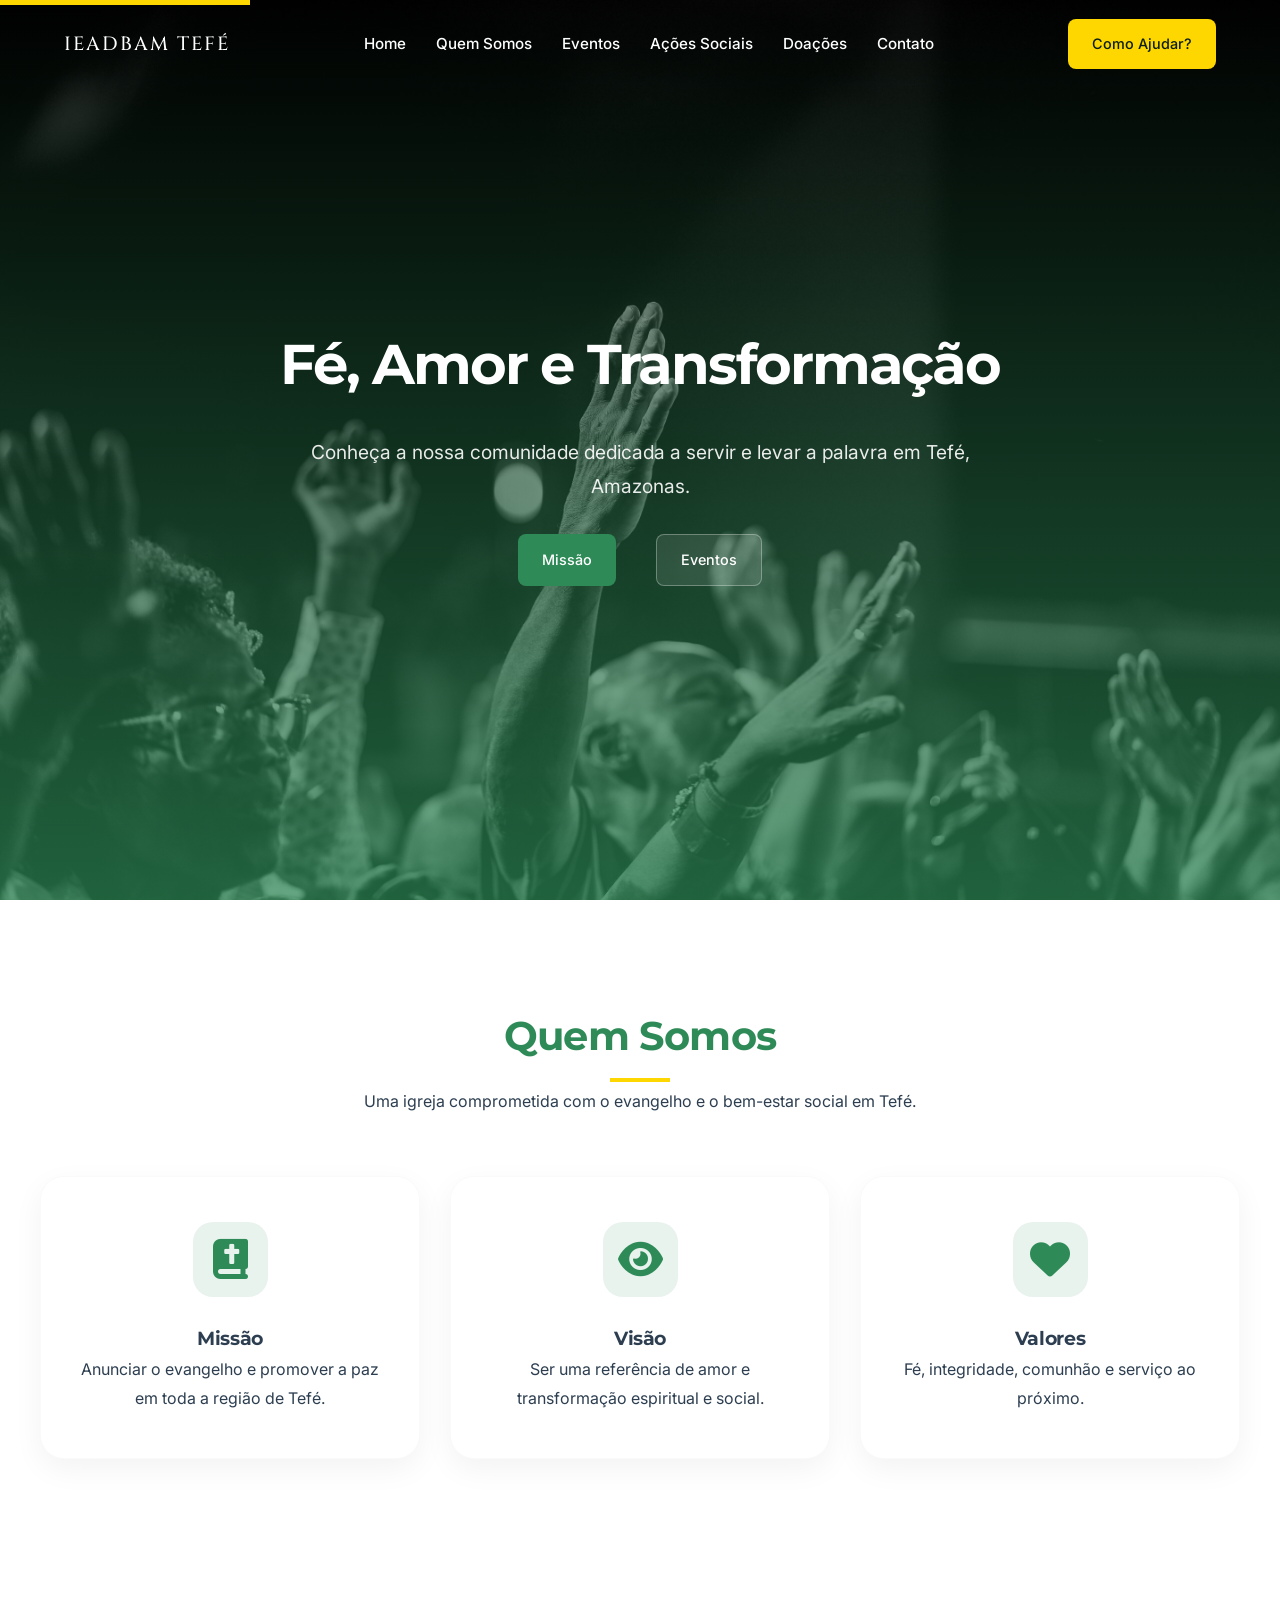
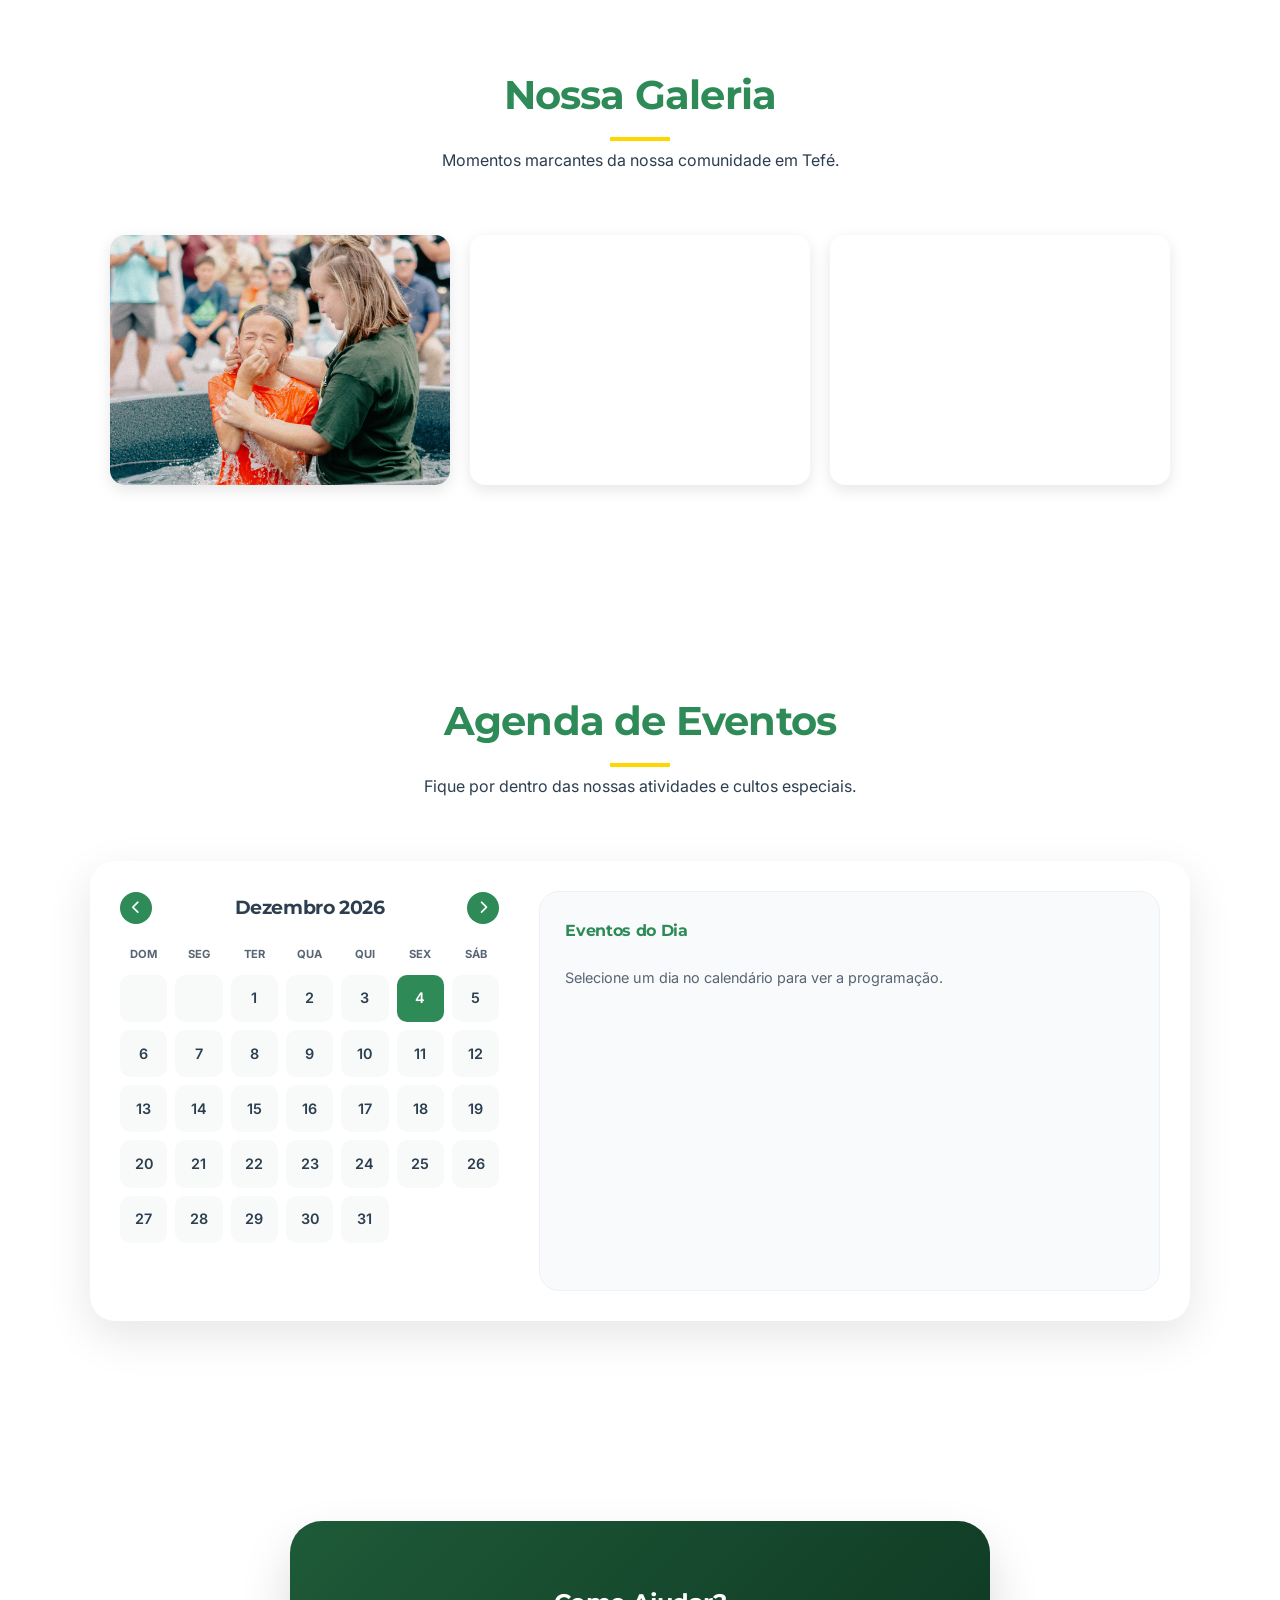
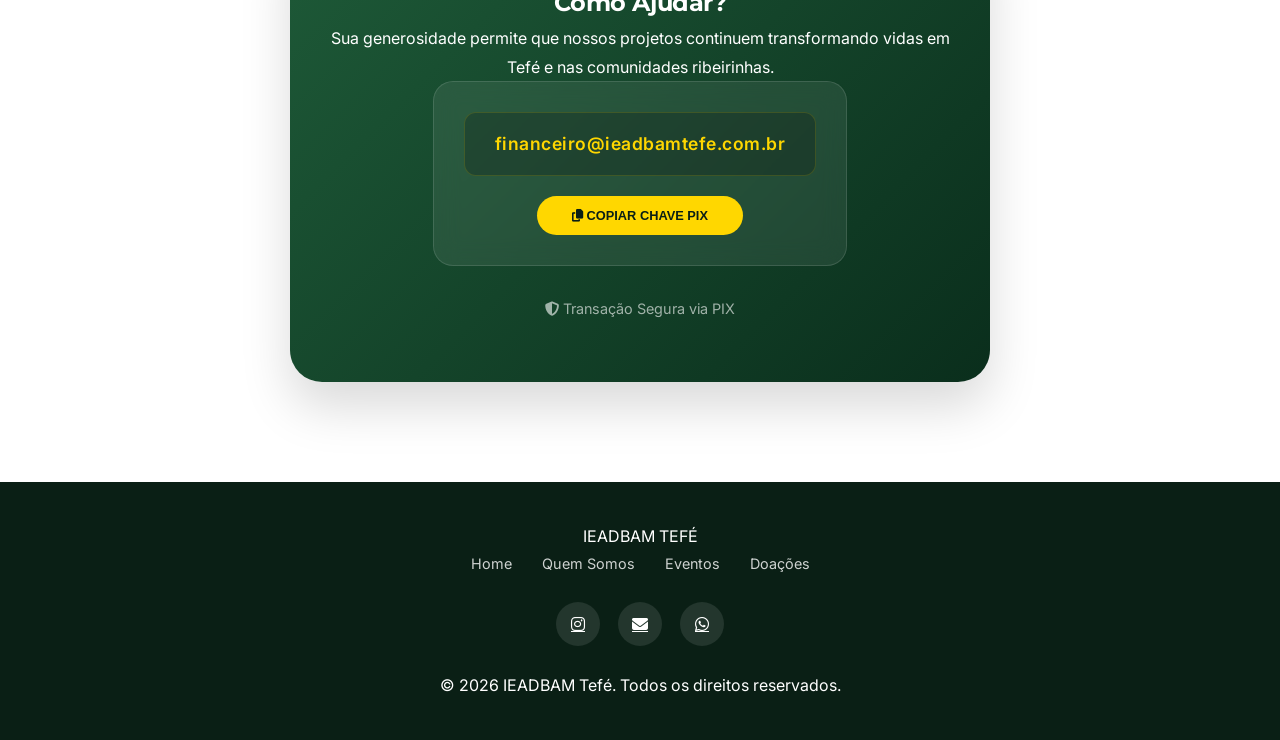
<file: IEADBAM-TEF--main/index.html>
<!DOCTYPE html>
<html lang="pt-br">
<head>
    <meta charset="UTF-8">
    <meta name="viewport" content="width=device-width, initial-scale=1.0">
    <meta name="description" content="Portal oficial da IEADBAM Tefé - Amazonas. Uma igreja comprometida com o evangelho, ação social e transformação de vidas no coração da Amazônia.">
    <meta name="keywords" content="IEADBAM, Tefé, Amazonas, Igreja, Evangelho, Missão, Ação Social, Escola de Davi">
    <meta name="author" content="IEADBAM Tefé">
    
    <!-- SEO Masterizado -->
    <meta property="og:type" content="website">
    <meta property="og:url" content="https://ieadbamtefe.com.br/">
    <meta property="og:title" content="IEADBAM Tefé | Fé, Amor e Transformação Social no Amazonas">
    <meta property="og:description" content="Conheça nossos projetos sociais, agenda de eventos e junte-se à nossa comunidade em Tefé, Amazonas.">
    <meta property="og:image" content="https://ieadbamtefe.com.br/fotos/logo_topo.jpeg">

    <title>IEADBAM Tefé | Fé, Amor e Transformação Social no Amazonas</title>
    
    <!-- Performance & Fonts -->
    <link rel="preconnect" href="https://fonts.googleapis.com">
    <link rel="preconnect" href="https://fonts.gstatic.com" crossorigin>
    <link rel="icon" type="image/png" href="fotos/igrejalogo.jpeg">
    <link rel="stylesheet" href="https://cdnjs.cloudflare.com/ajax/libs/font-awesome/6.4.0/css/all.min.css">
    <link rel="stylesheet" href="./style.css">

    <!-- JSON-LD Structured Data (Google Knowledge Graph) -->
    <script type="application/ld+json">
    {
      "@context": "https://schema.org",
      "@type": "ReligiousOrganization",
      "name": "IEADBAM Tefé",
      "url": "https://ieadbamtefe.com.br/",
      "logo": "https://ieadbamtefe.com.br/fotos/igrejalogo.jpeg",
      "address": {
        "@type": "PostalAddress",
        "streetAddress": "Rua Marechal Deodoro, 673",
        "addressLocality": "Tefé",
        "addressRegion": "AM",
        "postalCode": "69470-000",
        "addressCountry": "BR"
      },
      "contactPoint": {
        "@type": "ContactPoint",
        "telephone": "+55-97-98175-2241",
        "contactType": "customer service"
      },
      "sameAs": [
        "https://www.instagram.com/ieadbam.tefe/"
      ]
    }
    </script>
</head>
<body>
    <a href="#home" class="skip-link">Pular para o conteúdo principal</a>

    <header id="header">
        <div class="logo">
            <span>IEADBAM TEFÉ</span>
        </div>
        
        <!-- Botão Menu Mobile -->
        <button class="mobile-menu-btn" aria-label="Abrir Menu">
            <i class="fas fa-bars"></i>
        </button>

        <nav class="nav-links">
            <a href="#home">Home</a>
            <a href="#quem-somos">Quem Somos</a>
            <a href="eventos.html">Eventos</a>
            <a href="acoes-sociais.html">Ações Sociais</a>
            <a href="doacoes.html">Doações</a>
            <a href="javascript:void(0)" onclick="openContactModal()">Contato</a>
        </nav>
        <div class="header-actions">
            <a href="doacoes.html" class="btn btn-accent">Como Ajudar?</a>
        </div>
    </header>

    <!-- Modal de Contato com Acessibilidade -->
    <div id="contact-modal" class="modal-overlay" role="dialog" aria-modal="true" aria-labelledby="modal-title">
        <div class="contact-modal">
            <button class="close-modal" onclick="closeContactModal()" aria-label="Fechar Modal">
                <i class="fas fa-times"></i>
            </button>
            <h2 id="modal-title">Contato</h2>
            
            <div class="contact-info-list">
                <a href="https://www.instagram.com/ieadbam.tefe/" target="_blank" rel="noopener noreferrer" style="text-decoration: none;">
                    <div class="contact-item">
                        <i class="fab fa-instagram"></i>
                        <div>
                            <span>Instagram</span>
                            <strong>@ieadbam.tefe</strong>
                        </div>
                    </div>
                </a>
                <a href="https://wa.me/5597981752241" target="_blank" rel="noopener noreferrer" style="text-decoration: none;">
                    <div class="contact-item">
                        <i class="fab fa-whatsapp"></i>
                        <div>
                            <span>WhatsApp</span>
                            <strong>(97) 98175-2241</strong>
                        </div>
                    </div>
                </a>
                <a href="mailto:contato@ieadbamtefe.com.br" style="text-decoration: none;">
                    <div class="contact-item">
                        <i class="fas fa-envelope"></i>
                        <div>
                            <span>E-mail</span>
                            <strong>contato@ieadbamtefe.com.br</strong>
                        </div>
                    </div>
                </a>
                <div class="contact-item">
                    <i class="fas fa-map-marker-alt"></i>
                    <div>
                        <span>Endereço</span>
                        <strong>Rua Marechal Deodoro, 673, Centro, Tefé - AM</strong>
                    </div>
                </div>
            </div>

            <div class="modal-footer-social">
                <a href="https://www.instagram.com/ieadbam.tefe/" target="_blank" rel="noopener noreferrer" aria-label="Instagram"><i class="fab fa-instagram"></i></a>
                <a href="https://wa.me/5597981752241" target="_blank" rel="noopener noreferrer" aria-label="WhatsApp"><i class="fab fa-whatsapp"></i></a>
                <a href="mailto:contato@ieadbamtefe.com.br" aria-label="Email"><i class="fas fa-envelope"></i></a>
            </div>
        </div>
    </div>

    <section id="home" class="hero">
        <h1>Fé, Amor e Transformação</h1>
        <p>Conheça a nossa comunidade dedicada a servir e levar a palavra em Tefé, Amazonas.</p>
        <div class="hero-btns" style="margin-top: 30px; display: flex; gap: 40px;">
            <a href="acoes-sociais.html" class="btn btn-primary">Missão</a>
            <a href="eventos.html" class="btn btn-outline">Eventos</a>
        </div>
    </section>

    <section id="quem-somos">
        <div class="section-header">
            <h2>Quem Somos</h2>
            <p>Uma igreja comprometida com o evangelho e o bem-estar social em Tefé.</p>
        </div>
        <div class="card-grid">
            <div class="card">
                <i class="fas fa-bible"></i>
                <h3>Missão</h3>
                <p>Anunciar o evangelho e promover a paz em toda a região de Tefé.</p>
            </div>
            <div class="card">
                <i class="fas fa-eye"></i>
                <h3>Visão</h3>
                <p>Ser uma referência de amor e transformação espiritual e social.</p>
            </div>
            <div class="card">
                <i class="fas fa-heart"></i>
                <h3>Valores</h3>
                <p>Fé, integridade, comunhão e serviço ao próximo.</p>
            </div>
        </div>
    </section>

    <section id="galeria">
        <div class="section-header">
            <h2>Nossa Galeria</h2>
            <p>Momentos marcantes da nossa comunidade em Tefé.</p>
        </div>
        <div class="gallery-grid">
            <img src="fotos/batismo.jpg" alt="Cerimônia de batismo realizada nas águas do Rio Solimões" loading="lazy" decoding="async">
            <img src="fotos/agua.jpg" alt="Ação social distribuindo filtros de água para famílias ribeirinhas" loading="lazy" decoding="async">
            <img src="fotos/musica.jpg" alt="Músicos da Escola de Davi durante ensaio no templo" loading="lazy" decoding="async">
        </div>
    </section>

    <section id="eventos">
        <div class="section-header">
            <h2>Agenda de Eventos</h2>
            <p>Fique por dentro das nossas atividades e cultos especiais.</p>
        </div>
        <div class="calendar-wrapper">
            <div class="calendar-sidebar">
                <div class="calendar-header">
                    <button id="prev-month" class="cal-btn" aria-label="Mês Anterior"><i class="fas fa-chevron-left"></i></button>
                    <h3 id="current-month-label">Mês Ano</h3>
                    <button id="next-month" class="cal-btn" aria-label="Próximo Mês"><i class="fas fa-chevron-right"></i></button>
                </div>
                <div class="calendar-grid">
                    <div class="weekday">Dom</div><div class="weekday">Seg</div><div class="weekday">Ter</div>
                    <div class="weekday">Qua</div><div class="weekday">Qui</div><div class="weekday">Sex</div><div class="weekday">Sáb</div>
                </div>
                <div class="calendar-grid" id="calendar-days"></div>
            </div>
            <div class="calendar-details">
                <h4 id="event-date-display" style="color: var(--primary); margin-bottom: 20px; font-family: 'Montserrat', sans-serif;">Eventos do Dia</h4>
                <div id="month-events-list">
                    <p style="color: var(--text-muted); font-size: 0.9rem;">Selecione um dia no calendário para ver a programação.</p>
                </div>
            </div>
        </div>
    </section>

    <section id="doacoes">
        <div class="donation-card">
            <h2>Como Ajudar?</h2>
            <p>Sua generosidade permite que nossos projetos continuem transformando vidas em Tefé e nas comunidades ribeirinhas.</p>
            
            <div class="pix-wrapper">
                <div class="pix-key-display">
                    <span id="pix-key-text">financeiro@ieadbamtefe.com.br</span>
                </div>
                <button class="btn-copy-pix" onclick="copyPixKey()">
                    <i class="fas fa-copy"></i> Copiar Chave PIX
                </button>
            </div>
            
            <div style="margin-top: 30px; font-size: 0.9rem; opacity: 0.6;">
                <i class="fas fa-shield-alt"></i> Transação Segura via PIX
            </div>
        </div>
    </section>

    <footer>
        <div class="footer-content">
            <div class="footer-logo">IEADBAM TEFÉ</div>
            <div class="footer-links">
                <a href="#home">Home</a>
                <a href="#quem-somos">Quem Somos</a>
                <a href="eventos.html">Eventos</a>
                <a href="doacoes.html">Doações</a>
            </div>
            <div class="social-icons">
                <a href="https://www.instagram.com/ieadbam.tefe/" target="_blank" rel="noopener noreferrer" class="instagram" aria-label="Instagram"><i class="fab fa-instagram"></i></a>
                <a href="mailto:contato@ieadbamtefe.com.br" class="gmail" aria-label="Email"><i class="fas fa-envelope"></i></a>
                <a href="https://wa.me/5597981752241" target="_blank" rel="noopener noreferrer" class="whatsapp" aria-label="WhatsApp"><i class="fab fa-whatsapp"></i></a>
            </div>
            <div class="footer-copyright">
                &copy; 2026 IEADBAM Tefé. Todos os direitos reservados.
            </div>
        </div>
    </footer>

    <script src="./script.js"></script>
</body>
</html>
</file>
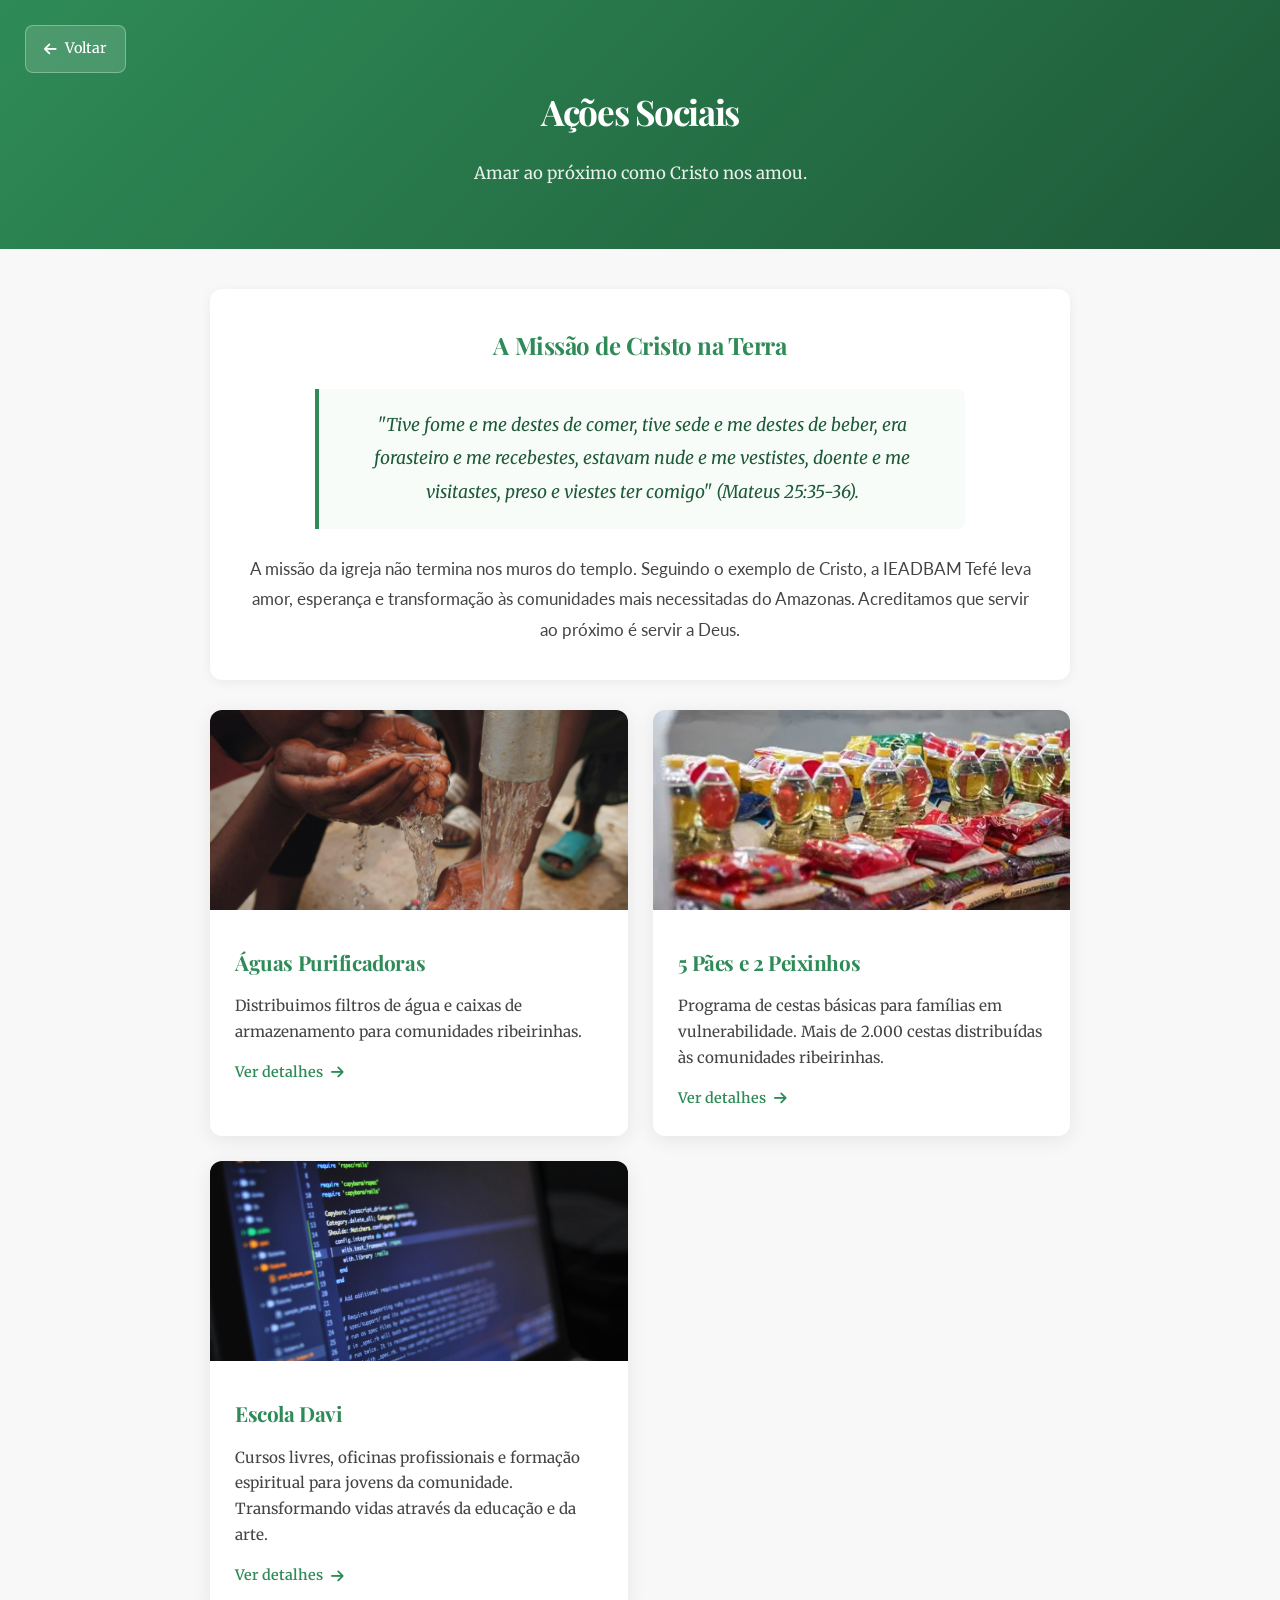
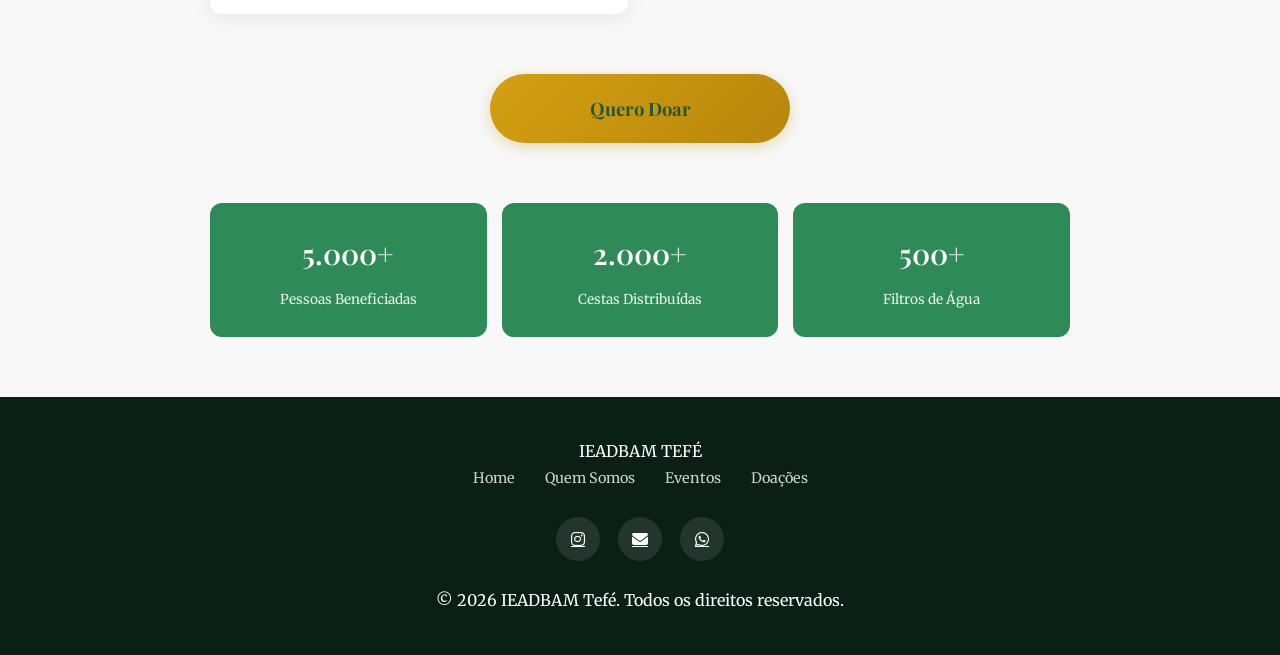
<file: IEADBAM-TEF--main/acoes-sociais.html>
<!DOCTYPE html>
<html lang="pt-br">
<head>
    <meta charset="UTF-8">
    <meta name="viewport" content="width=device-width, initial-scale=1.0">
    <title>IEADBAM Tefé - Ações Sociais</title>
    <link rel="stylesheet" href="./style.css">
    <link rel="stylesheet" href="https://cdnjs.cloudflare.com/ajax/libs/font-awesome/6.4.0/css/all.min.css">
    <link href="https://fonts.googleapis.com/css2?family=Playfair+Display:wght@400;600&family=Merriweather:wght@400;500&family=Lato:wght@400;700&display=swap" rel="stylesheet">
    <style>
        * { margin: 0; padding: 0; box-sizing: border-box; }
        :root {
            --primary: #2e8b57;
            --primary-dark: #1e5a38;
            --accent: #ffd700;
            --bg: #f8f8f8;
            --text: #444;
        }
        body { font-family: 'Merriweather', Georgia, serif; background: var(--bg); color: var(--text); }
        
        .page-header {
            background: linear-gradient(135deg, var(--primary) 0%, var(--primary-dark) 100%);
            padding: 80px 20px 60px;
            text-align: center;
            color: #fff;
            position: relative;
        }
        
        .page-header .btn-back {
            position: absolute;
            top: 25px;
            left: 25px;
            background: rgba(255,255,255,0.15);
            border: 1px solid rgba(255,255,255,0.3);
            color: #fff;
            padding: 10px 18px;
            border-radius: 8px;
            text-decoration: none;
            font-weight: 500;
            font-size: 0.9rem;
            display: inline-flex;
            align-items: center;
            gap: 8px;
            transition: all 0.3s;
        }
        .page-header .btn-back:hover {
            background: #fff;
            color: var(--primary);
        }
        .page-header h1 { font-family: 'Playfair Display', serif; font-size: 2.2rem; margin-bottom: 15px; }
        .page-header p { font-size: 1.05rem; opacity: 0.9; max-width: 600px; margin: 0 auto; }
        
        .container { max-width: 900px; margin: 0 auto; padding: 40px 20px 60px; }
        
        .intro-text {
            background: #fff;
            border-radius: 12px;
            padding: 35px;
            margin-bottom: 30px;
            box-shadow: 0 2px 12px rgba(0,0,0,0.06);
            text-align: center;
        }
        .intro-text h2 { font-family: 'Playfair Display', serif; font-size: 1.5rem; color: var(--primary); margin-bottom: 22px; }
        .intro-text .verse {
            font-family: 'Merriweather', serif;
            font-size: 1.1rem;
            font-style: italic;
            color: var(--primary-dark);
            line-height: 1.9;
            max-width: 650px;
            margin: 0 auto 25px;
            padding: 20px;
            background: #f8fcf9;
            border-left: 4px solid var(--primary);
            border-radius: 0 8px 8px 0;
        }
        .intro-text .mission-text {
            font-family: 'Lato', sans-serif;
            font-size: 1.05rem;
            line-height: 1.8;
            color: var(--text);
        }
        
        .missions-grid {
            display: grid;
            grid-template-columns: repeat(auto-fit, minmax(280px, 1fr));
            gap: 25px;
        }
        .mission-card {
            background: #fff;
            border-radius: 12px;
            overflow: hidden;
            box-shadow: 0 4px 20px rgba(0,0,0,0.08);
            transition: all 0.3s;
            cursor: pointer;
            text-decoration: none;
            display: block;
        }
        .mission-card:hover { transform: translateY(-6px); box-shadow: 0 8px 30px rgba(0,0,0,0.15); }
        .mission-card img { width: 100%; height: 200px; object-fit: cover; }
        .mission-card-content { padding: 25px; }
        .mission-card h3 { font-family: 'Playfair Display', serif; font-size: 1.3rem; color: var(--primary); margin-bottom: 12px; }
        .mission-card p { font-size: 0.95rem; color: var(--text); line-height: 1.7; }
        .mission-card .cta { 
            display: inline-flex; 
            align-items: center; 
            gap: 8px; 
            margin-top: 15px; 
            color: var(--primary); 
            font-weight: 600; 
            font-size: 0.9rem; 
        }
        
        .donate-btn {
            display: flex;
            align-items: center;
            justify-content: center;
            width: 100%;
            max-width: 300px;
            margin: 60px auto 60px;
            padding: 18px 45px;
            background: linear-gradient(135deg, #D4A012 0%, #B8860B 100%);
            color: #1e5a38;
            text-align: center;
            text-decoration: none;
            font-family: 'Playfair Display', serif;
            font-size: 1.15rem;
            font-weight: 700;
            border-radius: 50px;
            transition: all 0.3s;
            box-shadow: 0 4px 15px rgba(180,140,20,0.3);
        }
        .donate-btn:hover { 
            transform: translateY(-3px); 
            box-shadow: 0 8px 25px rgba(180,140,0,0.4);
        }
        
        .stats-row {
            display: grid;
            grid-template-columns: repeat(3, 1fr);
            gap: 15px;
            margin-top: 40px;
        }
        .stats-row .stat-card {
            background: var(--primary);
            color: #fff;
            border-radius: 12px;
            padding: 25px;
            text-align: center;
        }
        .stats-row .stat-number { font-family: 'Playfair Display', serif; font-size: 1.8rem; font-weight: 600; }
        .stats-row .stat-label { font-size: 0.85rem; opacity: 0.9; margin-top: 8px; }
        
        @media (max-width: 600px) {
            .page-header h1 { font-size: 1.7rem; }
            .stats-row { grid-template-columns: 1fr; }
        }
    </style>
</head>
<body>
    <div class="page-header">
        <a href="index.html" class="btn-back"><i class="fas fa-arrow-left"></i> Voltar</a>
        <h1>Ações Sociais</h1>
        <p>Amar ao próximo como Cristo nos amou.</p>
    </div>

    <div class="container">
        <div class="intro-text">
            <h2>A Missão de Cristo na Terra</h2>
            <p class="verse">"Tive fome e me destes de comer, tive sede e me destes de beber, era forasteiro e me recebestes, estavam nude e me vestistes, doente e me visitastes, preso e viestes ter comigo" (Mateus 25:35-36).</p>
            <p class="mission-text">A missão da igreja não termina nos muros do templo. Seguindo o exemplo de Cristo, a IEADBAM Tefé leva amor, esperança e transformação às comunidades mais necessitadas do Amazonas. Acreditamos que servir ao próximo é servir a Deus.</p>
        </div>

        <div class="missions-grid">
            <a href="missoes.html" class="mission-card">
                <img src="fotos/agua.jpg" alt="Águas Purificadoras">
                <div class="mission-card-content">
                    <h3>Águas Purificadoras</h3>
                    <p>Distribuimos filtros de água e caixas de armazenamento para comunidades ribeirinhas.</p>
                    <span class="cta">Ver detalhes <i class="fas fa-arrow-right"></i></span>
                </div>
            </a>

            <a href="cestas-basicas.html" class="mission-card">
                <img src="fotos/cesta.webp" alt="O Milagre da Multiplicação">
                <div class="mission-card-content">
                    <h3>5 Pães e 2 Peixinhos</h3>
                    <p>Programa de cestas básicas para famílias em vulnerabilidade. Mais de 2.000 cestas distribuídas às comunidades ribeirinhas.</p>
                    <span class="cta">Ver detalhes <i class="fas fa-arrow-right"></i></span>
                </div>
            </a>

            <a href="escola-davi.html" class="mission-card">
                <img src="fotos/programa.jpg" alt="Escola Davi">
                <div class="mission-card-content">
                    <h3>Escola Davi</h3>
                    <p>Cursos livres, oficinas profissionais e formação espiritual para jovens da comunidade. Transformando vidas através da educação e da arte.</p>
                    <span class="cta">Ver detalhes <i class="fas fa-arrow-right"></i></span>
                </div>
            </a>
        </div>

        <a href="doacoes.html" class="donate-btn">Quero Doar</a>

        <div class="stats-row">
            <div class="stat-card">
                <div class="stat-number">5.000+</div>
                <div class="stat-label">Pessoas Beneficiadas</div>
            </div>
            <div class="stat-card">
                <div class="stat-number">2.000+</div>
                <div class="stat-label">Cestas Distribuídas</div>
            </div>
            <div class="stat-card">
                <div class="stat-number">500+</div>
                <div class="stat-label">Filtros de Água</div>
            </div>
        </div>
    </div>

    <footer>
        <div class="footer-content">
            <div class="footer-logo">IEADBAM TEFÉ</div>
            <div class="footer-links">
                <a href="index.html#home">Home</a>
                <a href="index.html#quem-somos">Quem Somos</a>
                <a href="index.html#eventos">Eventos</a>
                <a href="doacoes.html">Doações</a>
            </div>
            <div class="social-icons">
                <a href="https://instagram.com/ieadbam_tefe" target="_blank" class="instagram" title="Instagram"><i class="fab fa-instagram"></i></a>
                <a href="mailto:contato@ieadbastefe.com.br" class="gmail" title="Email"><i class="fas fa-envelope"></i></a>
                <a href="https://wa.me/5592999999999" target="_blank" class="whatsapp" title="WhatsApp"><i class="fab fa-whatsapp"></i></a>
            </div>
            <div class="footer-copyright">
                &copy; 2026 IEADBAM Tefé. Todos os direitos reservados.
            </div>
        </div>
    </footer>
</body>
</html>
</file>
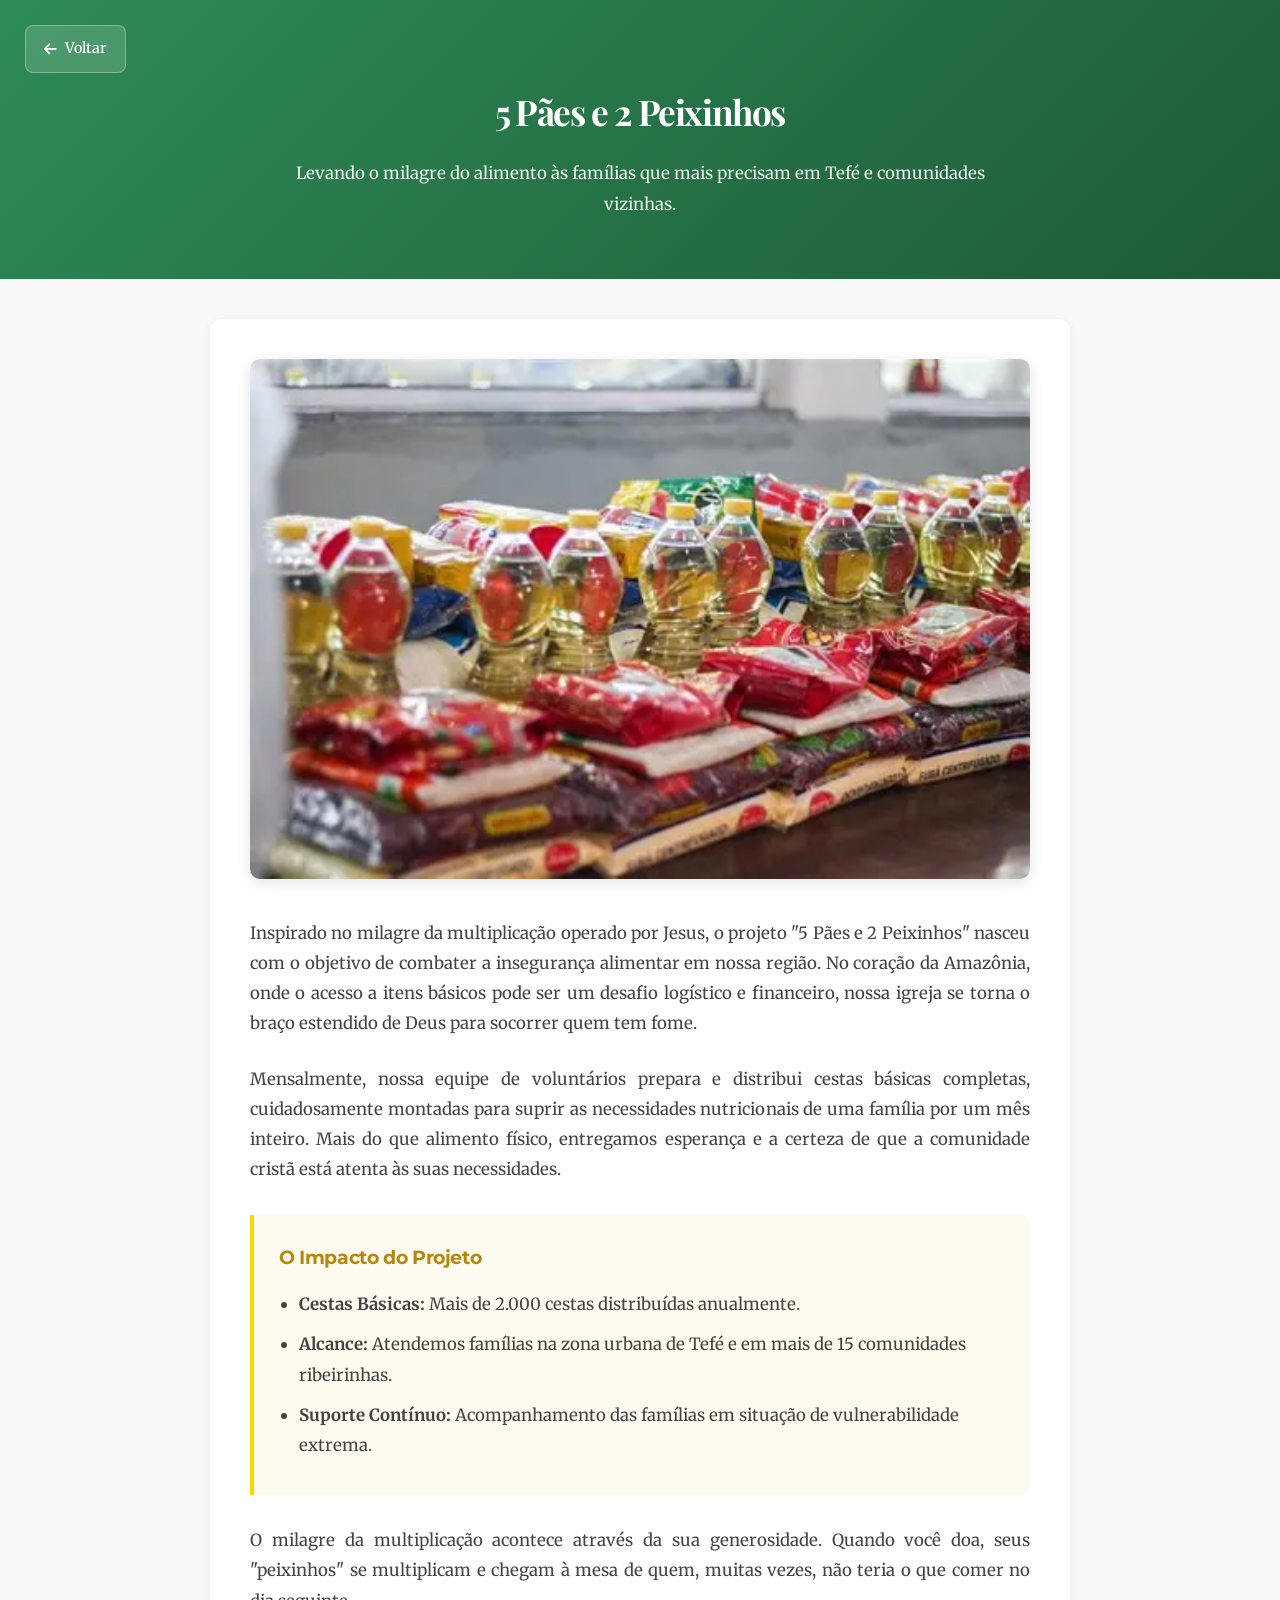
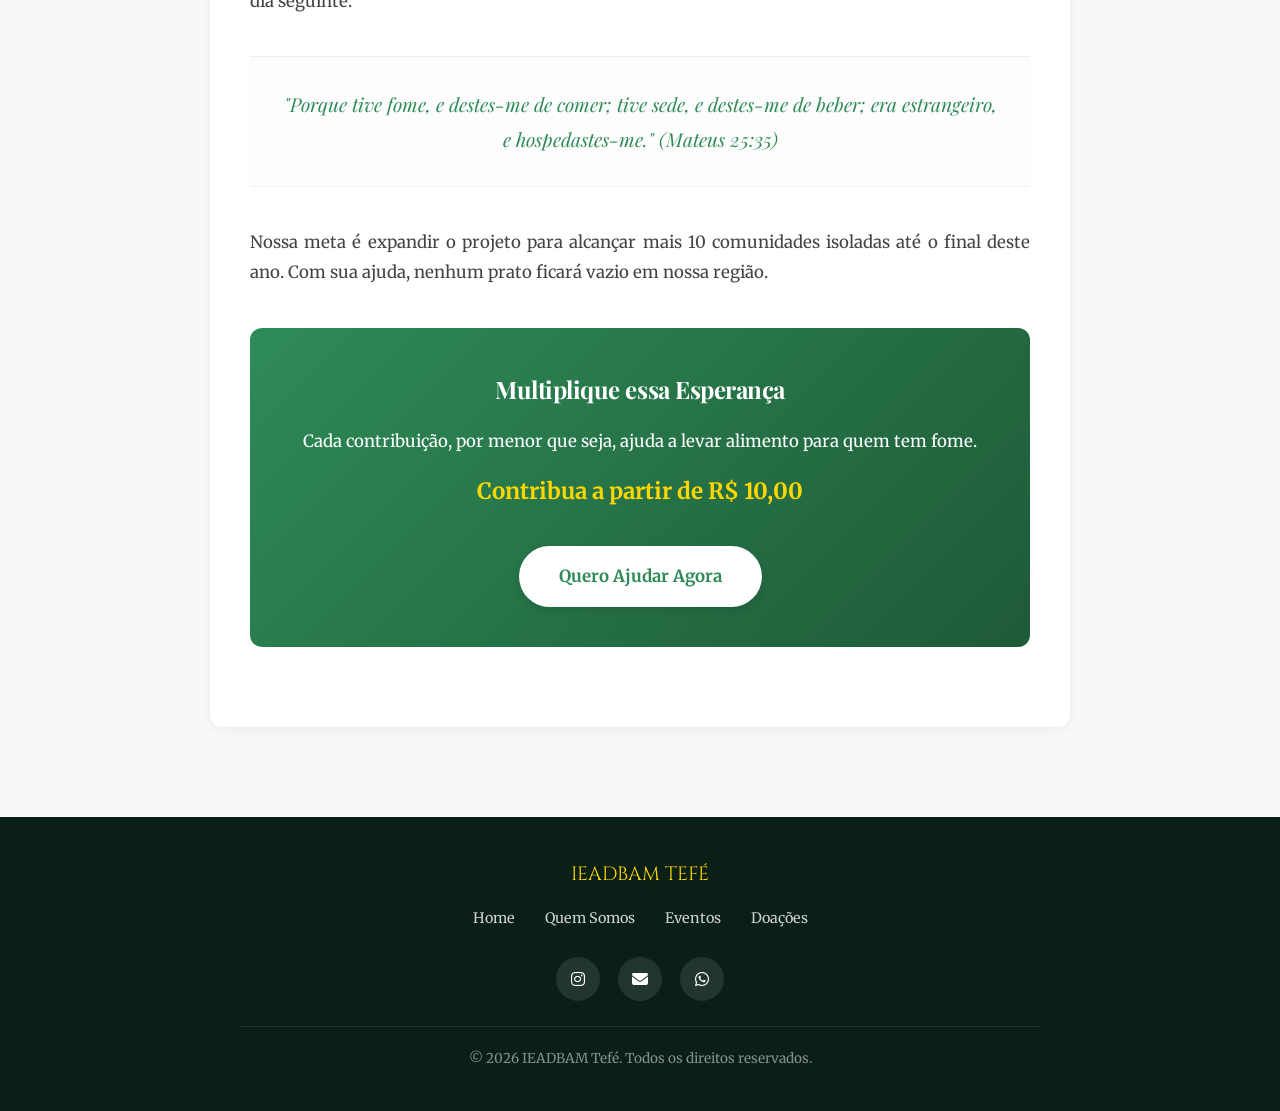
<file: IEADBAM-TEF--main/cestas-basicas.html>
<!DOCTYPE html>
<html lang="pt-br">
<head>
    <meta charset="UTF-8">
    <meta name="viewport" content="width=device-width, initial-scale=1.0">
    <title>IEADBAM Tefé - 5 Pães e 2 Peixinhos</title>
    <link rel="stylesheet" href="./style.css">
    <link rel="stylesheet" href="https://cdnjs.cloudflare.com/ajax/libs/font-awesome/6.4.0/css/all.min.css">
    <link href="https://fonts.googleapis.com/css2?family=Playfair+Display:wght@400;600&family=Merriweather:wght@400;500&family=Lato:wght@400;700&display=swap" rel="stylesheet">
    <style>
        * { margin: 0; padding: 0; box-sizing: border-box; }
        :root {
            --primary: #2e8b57;
            --primary-dark: #1e5a38;
            --accent: #ffd700;
            --bg: #f8f8f8;
            --text: #444;
            --text-light: #777;
        }
        body { font-family: 'Merriweather', Georgia, serif; background: var(--bg); color: var(--text); line-height: 1.8; }
        
        .page-header {
            background: linear-gradient(135deg, var(--primary) 0%, var(--primary-dark) 100%);
            padding: 80px 20px 60px;
            text-align: center;
            color: #fff;
            position: relative;
        }
        
        .page-header .btn-back {
            position: absolute;
            top: 25px;
            left: 25px;
            background: rgba(255,255,255,0.15);
            border: 1px solid rgba(255,255,255,0.3);
            color: #fff;
            padding: 10px 18px;
            border-radius: 8px;
            text-decoration: none;
            font-weight: 500;
            font-size: 0.9rem;
            display: inline-flex;
            align-items: center;
            gap: 8px;
            transition: all 0.3s;
        }
        .page-header .btn-back:hover { background: #fff; color: var(--primary); }
        
        .page-header h1 { font-family: 'Playfair Display', serif; font-size: 2.2rem; margin-bottom: 15px; }
        .page-header p { font-size: 1.05rem; opacity: 0.9; max-width: 700px; margin: 0 auto; }
        
        .container { max-width: 900px; margin: 0 auto; padding: 40px 20px 60px; }
        
        .article-card {
            background: #fff;
            border-radius: 12px;
            padding: 40px;
            box-shadow: 0 2px 12px rgba(0,0,0,0.06);
            margin-bottom: 30px;
        }
        
        .main-photo {
            width: 100%;
            max-width: 100%;
            border-radius: 10px;
            margin-bottom: 30px;
            box-shadow: 0 4px 15px rgba(0,0,0,0.1);
        }
        
        .article-content { font-size: 1.05rem; color: var(--text); }
        .article-content p { margin-bottom: 25px; text-align: justify; }
        
        .highlight-box { 
            background: #fdfaf0; 
            border-left: 4px solid var(--accent); 
            padding: 25px; 
            margin: 30px 0; 
            border-radius: 0 10px 10px 0; 
        }
        .highlight-box h4 { color: #b8860b; font-size: 1.2rem; margin-bottom: 15px; }
        .highlight-box ul { margin-left: 20px; }
        .highlight-box li { margin-bottom: 10px; }
        
        .quote-block { 
            font-family: 'Playfair Display', serif; 
            font-style: italic; 
            font-size: 1.2rem; 
            color: var(--primary); 
            text-align: center; 
            padding: 30px; 
            margin: 40px 0; 
            background: #fdfdfd;
            border-top: 1px solid #eee;
            border-bottom: 1px solid #eee;
        }
        
        .donation-call { 
            background: linear-gradient(135deg, var(--primary) 0%, var(--primary-dark) 100%); 
            color: #fff; 
            padding: 40px; 
            border-radius: 12px; 
            text-align: center; 
            margin: 40px 0; 
        }
        .donation-call h3 { font-family: 'Playfair Display', serif; font-size: 1.5rem; margin-bottom: 15px; }
        .donation-call p { text-align: center; margin-bottom: 10px; }
        .donation-call .price { font-size: 1.8rem; font-weight: 700; color: var(--accent); display: block; margin: 15px 0; }
        
        .btn-cta {
            background: #fff;
            color: var(--primary);
            padding: 15px 40px;
            border-radius: 50px;
            text-decoration: none;
            font-weight: 700;
            display: inline-block;
            transition: all 0.3s;
            margin-top: 20px;
            box-shadow: 0 4px 10px rgba(0,0,0,0.1);
        }
        .btn-cta:hover { transform: translateY(-3px); box-shadow: 0 6px 15px rgba(0,0,0,0.15); }

        footer { background: var(--bg-dark); color: white; padding: 40px 20px; text-align: center; }
        .footer-content { max-width: 800px; margin: 0 auto; }
        .footer-logo { font-family: 'Cinzel', serif; font-size: 1.2rem; margin-bottom: 15px; color: var(--accent); }
        .footer-links { display: flex; justify-content: center; gap: 30px; margin-bottom: 20px; flex-wrap: wrap; }
        .footer-links a { color: rgba(255,255,255,0.8); text-decoration: none; font-size: 0.9rem; }
        .social-icons { display: flex; justify-content: center; gap: 18px; margin: 25px 0; }
        .social-icons a { width: 44px; height: 44px; display: flex; align-items: center; justify-content: center; border-radius: 50%; background: rgba(255,255,255,0.1); color: white; text-decoration: none; }
        .footer-copyright { font-size: 0.85rem; color: rgba(255,255,255,0.5); border-top: 1px solid rgba(255,255,255,0.1); padding-top: 20px; margin-top: 20px; }
        
        @media (max-width: 600px) {
            .page-header { padding: 80px 20px 40px; }
            .page-header h1 { font-size: 1.8rem; }
            .article-card { padding: 25px; }
        }
    </style>
</head>
<body>
    <div class="page-header">
        <a href="acoes-sociais.html" class="btn-back"><i class="fas fa-arrow-left"></i> Voltar</a>
        <h1>5 Pães e 2 Peixinhos</h1>
        <p>Levando o milagre do alimento às famílias que mais precisam em Tefé e comunidades vizinhas.</p>
    </div>

    <div class="container">
        <div class="article-card">
            <img src="fotos/cesta.webp" alt="Distribuição de Cestas Básicas" class="main-photo">
            
            <div class="article-content">
                <p>Inspirado no milagre da multiplicação operado por Jesus, o projeto "5 Pães e 2 Peixinhos" nasceu com o objetivo de combater a insegurança alimentar em nossa região. No coração da Amazônia, onde o acesso a itens básicos pode ser um desafio logístico e financeiro, nossa igreja se torna o braço estendido de Deus para socorrer quem tem fome.</p>

                <p>Mensalmente, nossa equipe de voluntários prepara e distribui cestas básicas completas, cuidadosamente montadas para suprir as necessidades nutricionais de uma família por um mês inteiro. Mais do que alimento físico, entregamos esperança e a certeza de que a comunidade cristã está atenta às suas necessidades.</p>

                <div class="highlight-box">
                    <h4>O Impacto do Projeto</h4>
                    <ul>
                        <li><strong>Cestas Básicas:</strong> Mais de 2.000 cestas distribuídas anualmente.</li>
                        <li><strong>Alcance:</strong> Atendemos famílias na zona urbana de Tefé e em mais de 15 comunidades ribeirinhas.</li>
                        <li><strong>Suporte Contínuo:</strong> Acompanhamento das famílias em situação de vulnerabilidade extrema.</li>
                    </ul>
                </div>

                <p>O milagre da multiplicação acontece através da sua generosidade. Quando você doa, seus "peixinhos" se multiplicam e chegam à mesa de quem, muitas vezes, não teria o que comer no dia seguinte.</p>

                <div class="quote-block">
                    "Porque tive fome, e destes-me de comer; tive sede, e destes-me de beber; era estrangeiro, e hospedastes-me." (Mateus 25:35)
                </div>

                <p>Nossa meta é expandir o projeto para alcançar mais 10 comunidades isoladas até o final deste ano. Com sua ajuda, nenhum prato ficará vazio em nossa região.</p>

                <div class="donation-call">
                    <h3>Multiplique essa Esperança</h3>
                    <p>Cada contribuição, por menor que seja, ajuda a levar alimento para quem tem fome.</p>
                    <span class="price" style="font-size: 1.4rem;">Contribua a partir de R$ 10,00</span>
                    <a href="doacoes.html" class="btn-cta">Quero Ajudar Agora</a>
                </div>
            </div>
        </div>
    </div>

    <footer>
        <div class="footer-content">
            <div class="footer-logo">IEADBAM TEFÉ</div>
            <div class="footer-links">
                <a href="index.html#home">Home</a>
                <a href="index.html#quem-somos">Quem Somos</a>
                <a href="index.html#eventos">Eventos</a>
                <a href="doacoes.html">Doações</a>
            </div>
            <div class="social-icons">
                <a href="https://instagram.com/ieadbam_tefe" target="_blank" class="instagram"><i class="fab fa-instagram"></i></a>
                <a href="mailto:contato@ieadbastefe.com.br" class="gmail"><i class="fas fa-envelope"></i></a>
                <a href="https://wa.me/5592999999999" target="_blank" class="whatsapp"><i class="fab fa-whatsapp"></i></a>
            </div>
            <div class="footer-copyright">
                &copy; 2026 IEADBAM Tefé. Todos os direitos reservados.
            </div>
        </div>
    </footer>
</body>
</html>
</file>
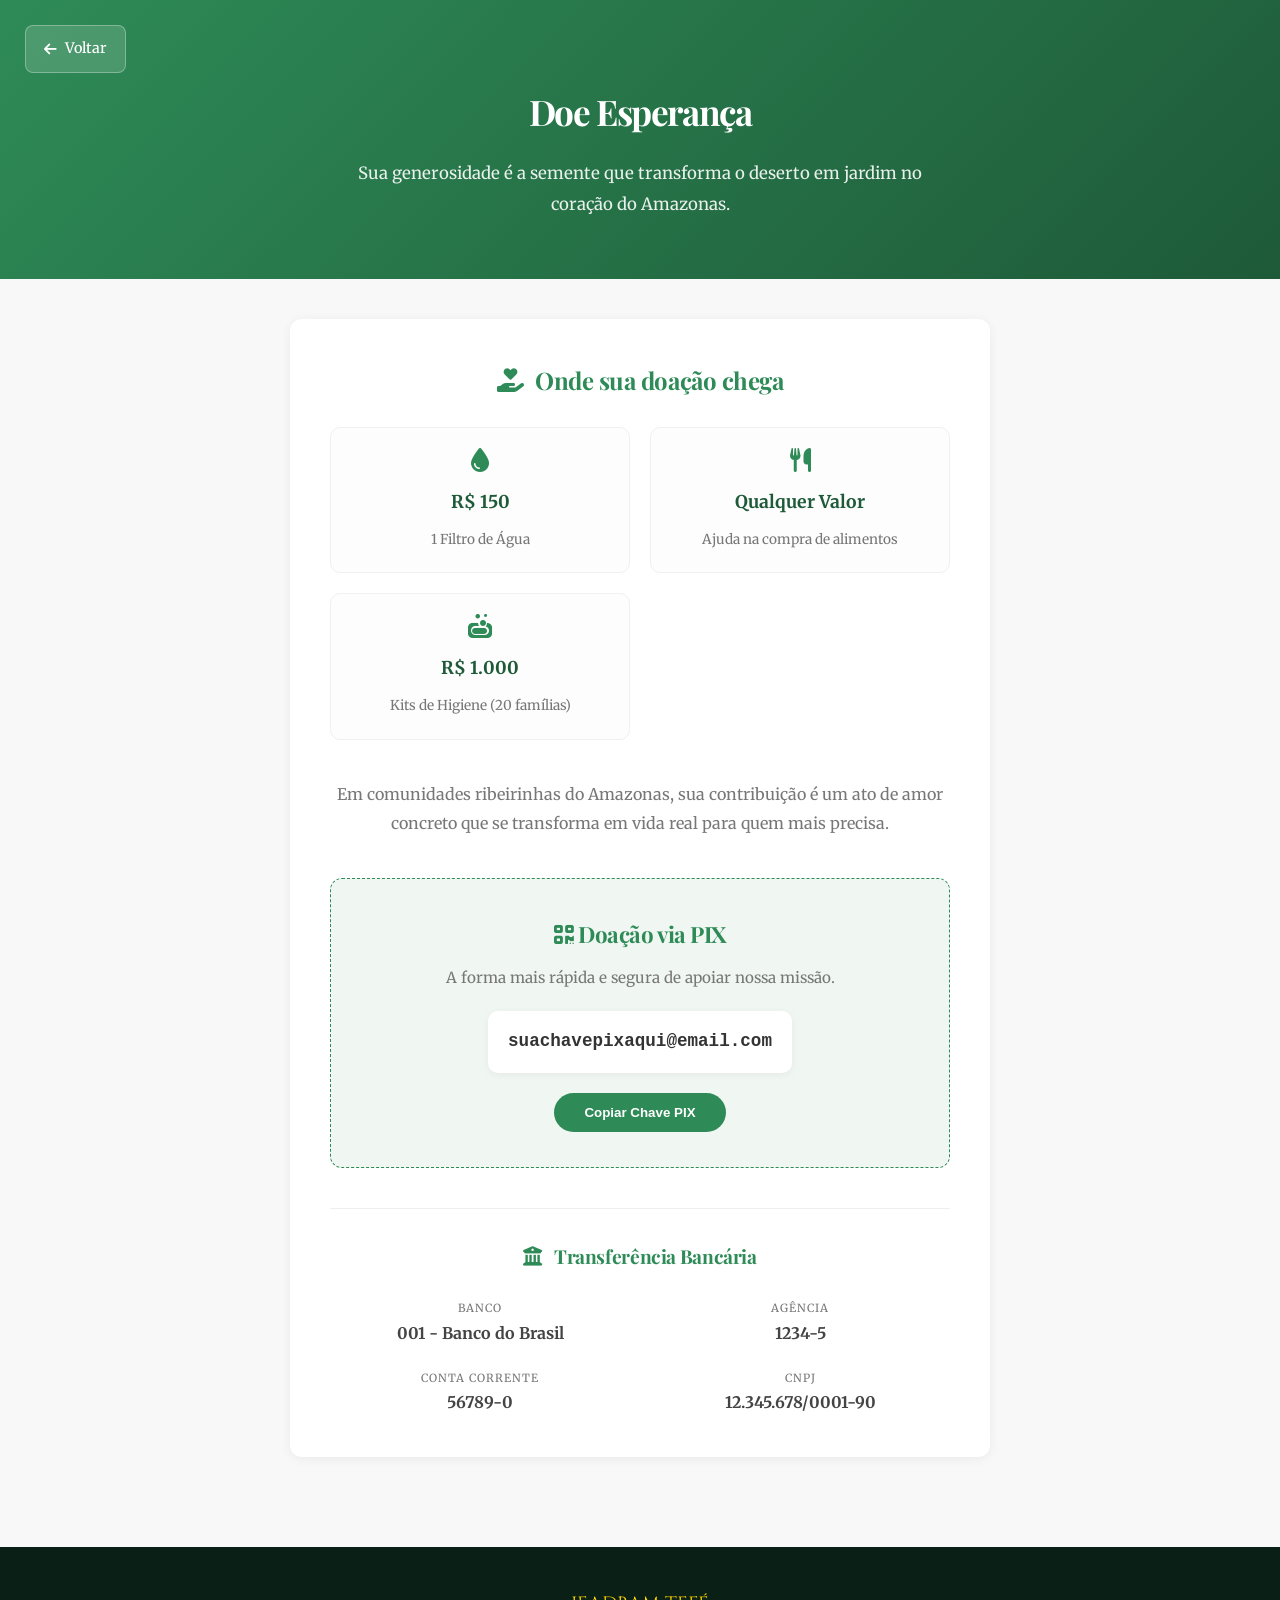
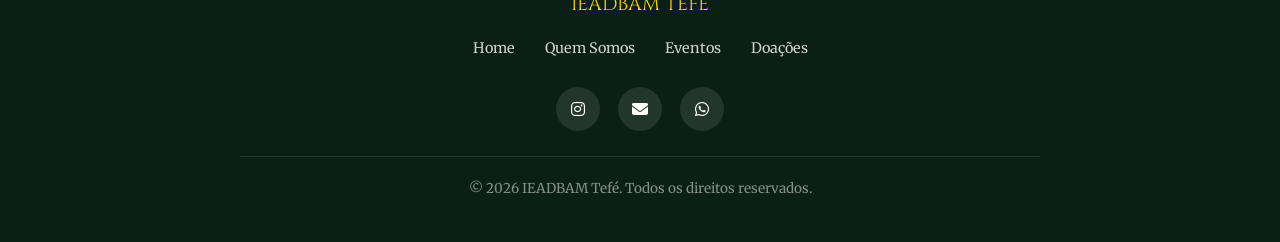
<file: IEADBAM-TEF--main/doacoes.html>
<!DOCTYPE html>
<html lang="pt-br">
<head>
    <meta charset="UTF-8">
    <meta name="viewport" content="width=device-width, initial-scale=1.0">
    <title>IEADBAM Tefé - Doe Esperança</title>
    <link rel="stylesheet" href="./style.css">
    <link rel="stylesheet" href="https://cdnjs.cloudflare.com/ajax/libs/font-awesome/6.4.0/css/all.min.css">
    <link href="https://fonts.googleapis.com/css2?family=Playfair+Display:wght@400;600&family=Merriweather:wght@400;500&family=Lato:wght@400;700&display=swap" rel="stylesheet">
    <style>
        * { margin: 0; padding: 0; box-sizing: border-box; }
        :root {
            --primary: #2e8b57;
            --primary-dark: #1e5a38;
            --accent: #ffd700;
            --bg: #f8f8f8;
            --text: #444;
            --text-light: #777;
        }
        body { font-family: 'Merriweather', Georgia, serif; background: var(--bg); color: var(--text); line-height: 1.8; }
        
        .page-header {
            background: linear-gradient(135deg, var(--primary) 0%, var(--primary-dark) 100%);
            padding: 80px 20px 60px;
            text-align: center;
            color: #fff;
            position: relative;
        }
        
        .page-header .btn-back {
            position: absolute;
            top: 25px;
            left: 25px;
            background: rgba(255,255,255,0.15);
            border: 1px solid rgba(255,255,255,0.3);
            color: #fff;
            padding: 10px 18px;
            border-radius: 8px;
            text-decoration: none;
            font-weight: 500;
            font-size: 0.9rem;
            display: inline-flex;
            align-items: center;
            gap: 8px;
            transition: all 0.3s;
        }
        .page-header .btn-back:hover { background: #fff; color: var(--primary); }
        
        .page-header h1 { font-family: 'Playfair Display', serif; font-size: 2.2rem; margin-bottom: 15px; }
        .page-header p { font-size: 1.05rem; opacity: 0.9; max-width: 600px; margin: 0 auto; }
        
        .container { max-width: 850px; margin: 0 auto; padding: 40px 20px 60px; }
        
        .donation-card {
            background: #fff;
            border-radius: 12px;
            padding: 40px;
            box-shadow: 0 2px 12px rgba(0,0,0,0.06);
            margin-bottom: 30px;
        }
        
        .section-title {
            font-family: 'Playfair Display', serif;
            font-size: 1.5rem;
            color: var(--primary);
            margin-bottom: 25px;
            text-align: center;
            display: flex;
            align-items: center;
            justify-content: center;
            gap: 12px;
        }

        .impact-grid {
            display: grid;
            grid-template-columns: repeat(auto-fit, minmax(200px, 1fr));
            gap: 20px;
            margin-bottom: 40px;
        }
        
        .impact-item {
            background: #fcfdfc;
            border: 1px solid #edf2ef;
            padding: 20px;
            border-radius: 10px;
            text-align: center;
            transition: transform 0.3s;
        }
        .impact-item:hover { transform: translateY(-5px); border-color: var(--primary); }
        .impact-item i { color: var(--primary); font-size: 1.5rem; margin-bottom: 15px; }
        .impact-item strong { display: block; font-size: 1.1rem; color: var(--primary-dark); margin-bottom: 5px; }
        .impact-item span { font-size: 0.85rem; color: var(--text-light); }

        .pix-section {
            background: #f0f7f2;
            border-radius: 12px;
            padding: 35px;
            text-align: center;
            margin: 40px 0;
            border: 1px dashed var(--primary);
        }
        .pix-section h3 { font-family: 'Playfair Display', serif; font-size: 1.4rem; color: var(--primary); margin-bottom: 10px; }
        .pix-section p { font-size: 0.95rem; margin-bottom: 20px; color: var(--text-light); }
        
        .pix-key-wrapper {
            background: #fff;
            padding: 15px 20px;
            border-radius: 10px;
            display: inline-flex;
            align-items: center;
            gap: 15px;
            box-shadow: 0 2px 8px rgba(0,0,0,0.05);
            font-family: monospace;
            font-size: 1.1rem;
            font-weight: 600;
            color: #333;
            margin-bottom: 20px;
        }

        .btn-copy {
            background: var(--primary);
            color: #fff;
            border: none;
            padding: 12px 30px;
            border-radius: 50px;
            font-weight: 600;
            cursor: pointer;
            transition: all 0.3s;
        }
        .btn-copy:hover { background: var(--primary-dark); transform: scale(1.05); }

        .bank-info {
            margin-top: 40px;
            padding-top: 30px;
            border-top: 1px solid #eee;
        }
        .bank-details {
            display: grid;
            grid-template-columns: repeat(auto-fit, minmax(200px, 1fr));
            gap: 20px;
            margin-top: 20px;
        }
        .bank-item { font-size: 0.9rem; }
        .bank-item span { display: block; color: var(--text-light); text-transform: uppercase; font-size: 0.7rem; letter-spacing: 1px; }
        .bank-item strong { font-size: 1rem; color: var(--text); }

        footer { background: var(--bg-dark); color: white; padding: 40px 20px; text-align: center; }
        .footer-content { max-width: 800px; margin: 0 auto; }
        .footer-logo { font-family: 'Cinzel', serif; font-size: 1.2rem; margin-bottom: 15px; color: var(--accent); }
        .footer-links { display: flex; justify-content: center; gap: 30px; margin-bottom: 20px; flex-wrap: wrap; }
        .footer-links a { color: rgba(255,255,255,0.8); text-decoration: none; font-size: 0.9rem; }
        .social-icons { display: flex; justify-content: center; gap: 18px; margin: 25px 0; }
        .social-icons a { width: 44px; height: 44px; display: flex; align-items: center; justify-content: center; border-radius: 50%; background: rgba(255,255,255,0.1); color: white; text-decoration: none; }
        .footer-copyright { font-size: 0.85rem; color: rgba(255,255,255,0.5); border-top: 1px solid rgba(255,255,255,0.1); padding-top: 20px; margin-top: 20px; }

        @media (max-width: 600px) {
            .pix-key-wrapper { font-size: 0.9rem; flex-direction: column; padding: 20px; gap: 10px; }
            .donation-card { padding: 25px; }
            .page-header h1 { font-size: 1.8rem; }
        }
    </style>
</head>
<body>
    <div class="page-header">
        <a href="index.html" class="btn-back"><i class="fas fa-arrow-left"></i> Voltar</a>
        <h1>Doe Esperança</h1>
        <p>Sua generosidade é a semente que transforma o deserto em jardim no coração do Amazonas.</p>
    </div>

    <div class="container">
        <div class="donation-card">
            <h2 class="section-title"><i class="fas fa-hand-holding-heart"></i> Onde sua doação chega</h2>
            
            <div class="impact-grid">
                <div class="impact-item">
                    <i class="fas fa-tint"></i>
                    <strong>R$ 150</strong>
                    <span>1 Filtro de Água</span>
                </div>
                <div class="impact-item">
                    <i class="fas fa-utensils"></i>
                    <strong>Qualquer Valor</strong>
                    <span>Ajuda na compra de alimentos</span>
                </div>
                <div class="impact-item">
                    <i class="fas fa-soap"></i>
                    <strong>R$ 1.000</strong>
                    <span>Kits de Higiene (20 famílias)</span>
                </div>
            </div>

            <p style="text-align: center; margin-bottom: 40px; color: var(--text-light);">Em comunidades ribeirinhas do Amazonas, sua contribuição é um ato de amor concreto que se transforma em vida real para quem mais precisa.</p>

            <div class="pix-section">
                <h3><i class="fas fa-qrcode"></i> Doação via PIX</h3>
                <p>A forma mais rápida e segura de apoiar nossa missão.</p>
                
                <div class="pix-key-wrapper">
                    <span id="pix-key">suachavepixaqui@email.com</span>
                </div>
                <br>
                <button class="btn-copy" onclick="copyPixKey()">Copiar Chave PIX</button>
            </div>

            <div class="bank-info">
                <h3 class="section-title" style="font-size: 1.2rem;"><i class="fas fa-university"></i> Transferência Bancária</h3>
                <div class="bank-details">
                    <div class="bank-item">
                        <span>Banco</span>
                        <strong>001 - Banco do Brasil</strong>
                    </div>
                    <div class="bank-item">
                        <span>Agência</span>
                        <strong>1234-5</strong>
                    </div>
                    <div class="bank-item">
                        <span>Conta Corrente</span>
                        <strong>56789-0</strong>
                    </div>
                    <div class="bank-item">
                        <span>CNPJ</span>
                        <strong>12.345.678/0001-90</strong>
                    </div>
                </div>
            </div>
        </div>
    </div>

    <footer>
        <div class="footer-content">
            <div class="footer-logo">IEADBAM TEFÉ</div>
            <div class="footer-links">
                <a href="index.html#home">Home</a>
                <a href="index.html#quem-somos">Quem Somos</a>
                <a href="index.html#eventos">Eventos</a>
                <a href="doacoes.html">Doações</a>
            </div>
            <div class="social-icons">
                <a href="https://instagram.com/ieadbam_tefe" target="_blank" class="instagram"><i class="fab fa-instagram"></i></a>
                <a href="mailto:contato@ieadbastefe.com.br" class="gmail"><i class="fas fa-envelope"></i></a>
                <a href="https://wa.me/5592999999999" target="_blank" class="whatsapp"><i class="fab fa-whatsapp"></i></a>
            </div>
            <div class="footer-copyright">
                &copy; 2026 IEADBAM Tefé. Todos os direitos reservados.
            </div>
        </div>
    </footer>

    <script>
        function copyPixKey() {
            const key = document.getElementById('pix-key').innerText;
            navigator.clipboard.writeText(key).then(() => {
                alert('Chave PIX copiada com sucesso!');
            });
        }
    </script>
</body>
</html>
</file>
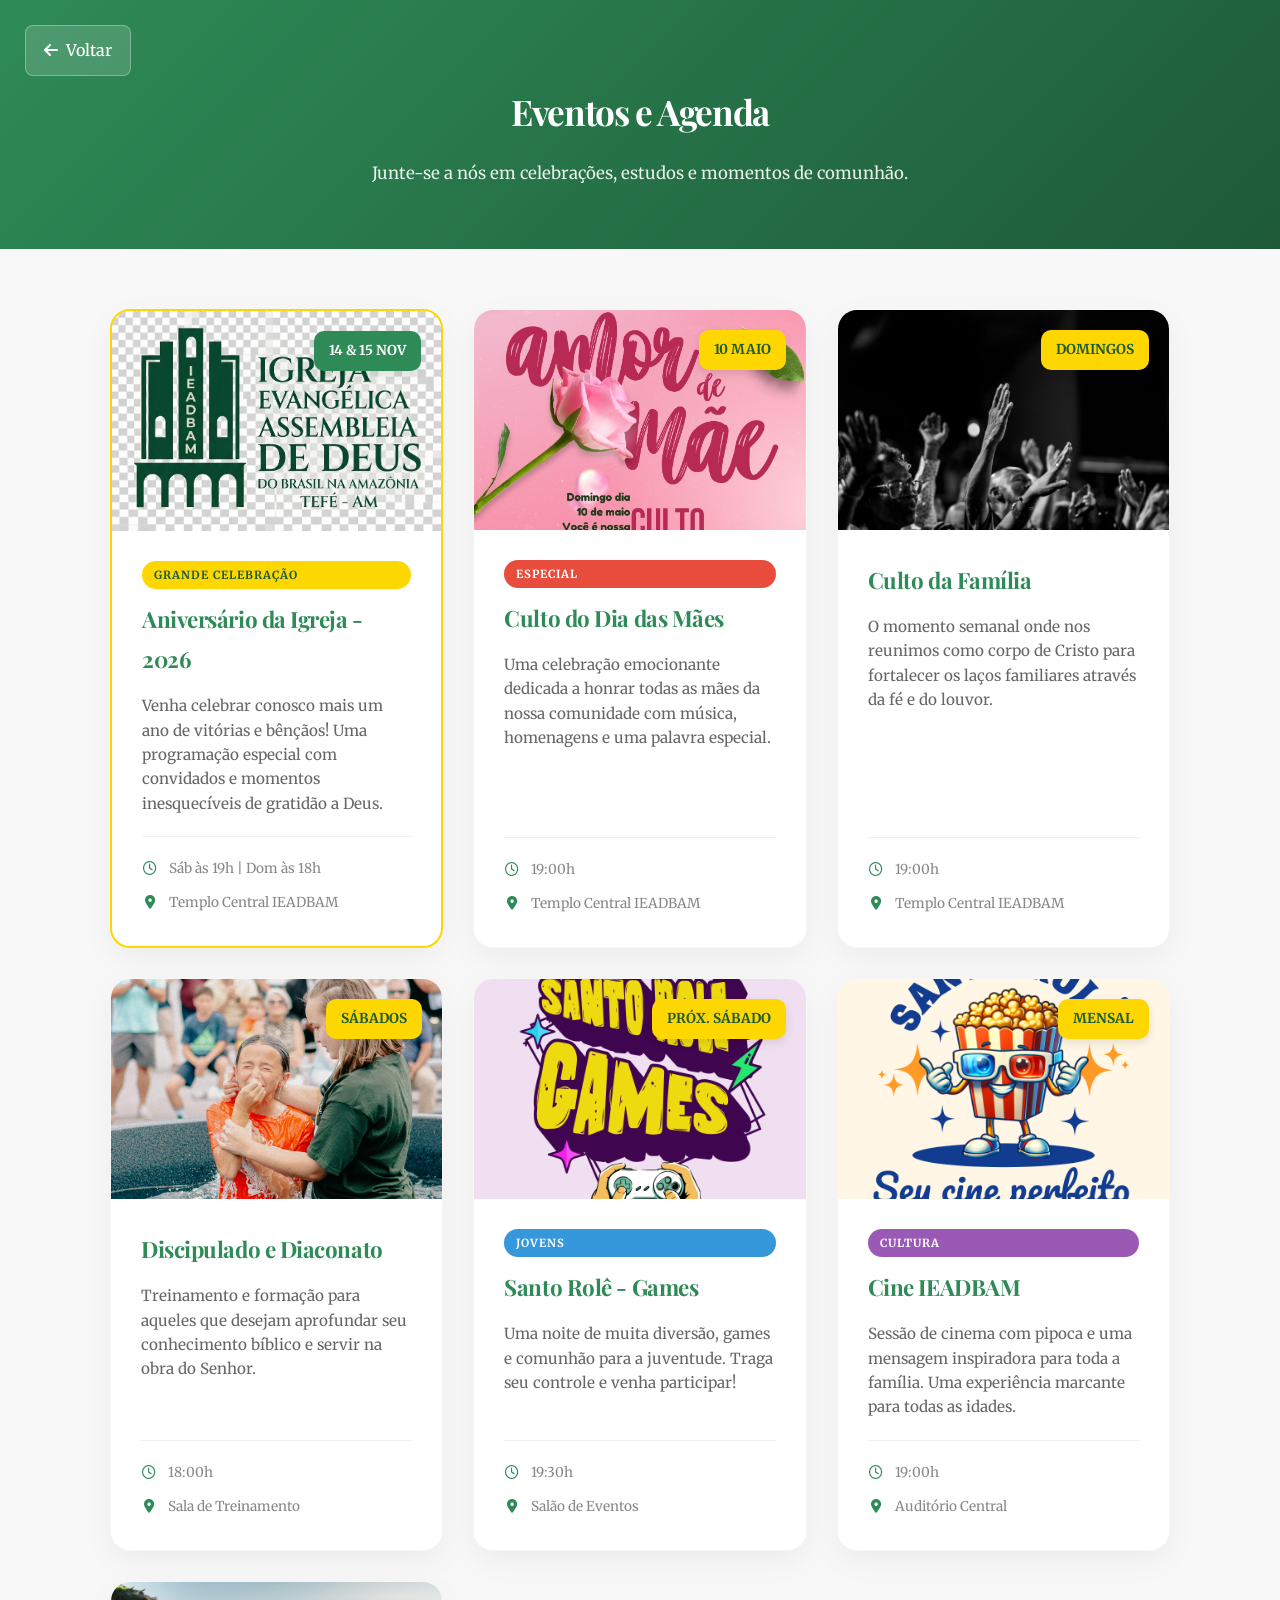
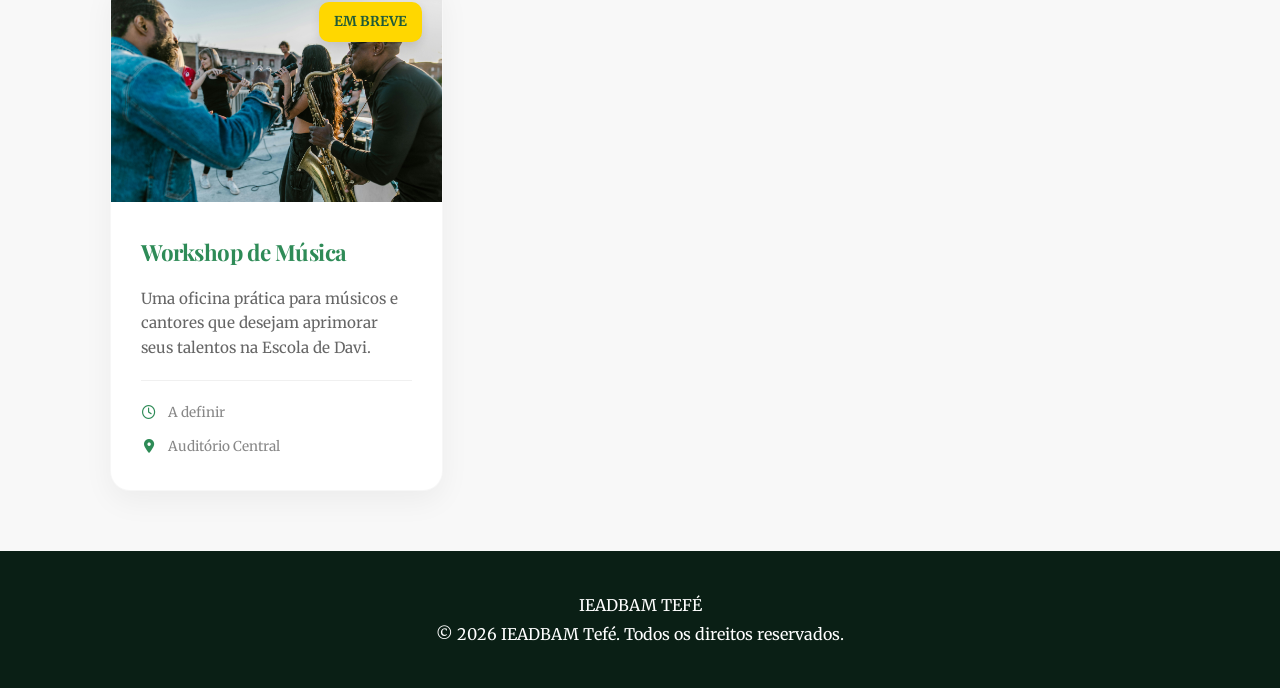
<file: IEADBAM-TEF--main/eventos.html>
<!DOCTYPE html>
<html lang="pt-br">
<head>
    <meta charset="UTF-8">
    <meta name="viewport" content="width=device-width, initial-scale=1.0">
    <meta name="description" content="Agenda completa de eventos, cultos e celebrações da IEADBAM Tefé. Fique por dentro de tudo o que acontece em nossa comunidade.">
    <title>Eventos | IEADBAM Tefé</title>
    <link rel="icon" type="image/png" href="fotos/igrejalogo.jpeg">
    <link rel="stylesheet" href="./style.css">
    <link rel="stylesheet" href="https://cdnjs.cloudflare.com/ajax/libs/font-awesome/6.4.0/css/all.min.css">
    <link href="https://fonts.googleapis.com/css2?family=Playfair+Display:wght@400;600&family=Merriweather:wght@400;500&family=Lato:wght@400;700&display=swap" rel="stylesheet">
    <style>
        * { margin: 0; padding: 0; box-sizing: border-box; }
        :root {
            --primary: #2e8b57;
            --primary-dark: #1e5a38;
            --accent: #ffd700;
            --bg: #f8f8f8;
            --text: #444;
        }
        body { font-family: 'Merriweather', Georgia, serif; background: var(--bg); color: var(--text); }
        
        .page-header {
            background: linear-gradient(135deg, var(--primary) 0%, var(--primary-dark) 100%);
            padding: 80px 20px 60px;
            text-align: center;
            color: #fff;
            position: relative;
        }
        
        .page-header .btn-back {
            position: absolute;
            top: 25px;
            left: 25px;
            background: rgba(255,255,255,0.15);
            border: 1px solid rgba(255,255,255,0.3);
            color: #fff;
            padding: 10px 18px;
            border-radius: 8px;
            text-decoration: none;
            font-weight: 500;
            display: inline-flex;
            align-items: center;
            gap: 8px;
            transition: all 0.3s;
        }
        .page-header .btn-back:hover { background: #fff; color: var(--primary); }
        
        .page-header h1 { font-family: 'Playfair Display', serif; font-size: 2.2rem; margin-bottom: 15px; }
        .page-header p { font-size: 1.05rem; opacity: 0.9; max-width: 600px; margin: 0 auto; }
        
        .container { max-width: 1100px; margin: 0 auto; padding: 60px 20px; }
        
        .events-grid {
            display: grid;
            grid-template-columns: repeat(auto-fit, minmax(320px, 1fr));
            gap: 30px;
        }
        
        .event-card {
            background: #fff;
            border-radius: 20px;
            overflow: hidden;
            box-shadow: 0 10px 30px rgba(0,0,0,0.05);
            transition: all 0.4s;
            border: 1px solid rgba(0,0,0,0.03);
            display: flex;
            flex-direction: column;
        }
        .event-card:hover { transform: translateY(-10px); box-shadow: 0 20px 40px rgba(0,0,0,0.1); }
        
        .event-image {
            width: 100%;
            height: 220px;
            position: relative;
            overflow: hidden;
        }
        .event-image img { width: 100%; height: 100%; object-fit: cover; transition: transform 0.6s; }
        .event-card:hover .event-image img { transform: scale(1.1); }
        
        .event-date-tag {
            position: absolute;
            top: 20px;
            right: 20px;
            background: var(--accent);
            color: var(--primary-dark);
            padding: 8px 15px;
            border-radius: 10px;
            font-weight: 700;
            font-size: 0.85rem;
            box-shadow: 0 4px 10px rgba(0,0,0,0.1);
        }
        
        .event-info { padding: 30px; flex-grow: 1; display: flex; flex-direction: column; }
        .event-info h3 { font-family: 'Playfair Display', serif; font-size: 1.4rem; color: var(--primary); margin-bottom: 15px; }
        .event-info p { font-size: 0.95rem; color: #666; line-height: 1.6; margin-bottom: 20px; }
        
        .event-meta {
            margin-top: auto;
            padding-top: 20px;
            border-top: 1px solid #f0f0f0;
            display: flex;
            flex-direction: column;
            gap: 10px;
            font-size: 0.85rem;
            color: #888;
        }
        .event-meta i { color: var(--primary); margin-right: 8px; width: 16px; text-align: center; }
        
        .featured-tag {
            background: #e74c3c;
            color: #fff;
            padding: 4px 12px;
            border-radius: 20px;
            font-size: 0.7rem;
            font-weight: 700;
            text-transform: uppercase;
            letter-spacing: 1px;
            margin-bottom: 10px;
            display: inline-block;
        }

        @media (max-width: 600px) {
            .page-header h1 { font-size: 1.8rem; }
            .events-grid { grid-template-columns: 1fr; }
        }
    </style>
</head>
<body>
    <div class="page-header">
        <a href="index.html" class="btn-back"><i class="fas fa-arrow-left"></i> Voltar</a>
        <h1>Eventos e Agenda</h1>
        <p>Junte-se a nós em celebrações, estudos e momentos de comunhão.</p>
    </div>

    <div class="container">
        <div class="events-grid">
            <!-- Evento de Destaque: Aniversário -->
            <div class="event-card" style="border: 2px solid var(--accent);">
                <div class="event-image">
                    <img src="fotos/igrejalogo.jpeg" alt="Logo oficial da IEADBAM Tefé representando o aniversário da instituição" loading="lazy">
                    <div class="event-date-tag" style="background: var(--primary); color: #fff;">14 & 15 NOV</div>
                </div>
                <div class="event-info">
                    <span class="featured-tag" style="background: var(--accent); color: var(--primary-dark);">Grande Celebração</span>
                    <h3>Aniversário da Igreja - 2026</h3>
                    <p>Venha celebrar conosco mais um ano de vitórias e bênçãos! Uma programação especial com convidados e momentos inesquecíveis de gratidão a Deus.</p>
                    <div class="event-meta">
                        <span><i class="far fa-clock"></i> Sáb às 19h | Dom às 18h</span>
                        <span><i class="fas fa-map-marker-alt"></i> Templo Central IEADBAM</span>
                    </div>
                </div>
            </div>

            <!-- Evento 1 -->
            <div class="event-card">
                <div class="event-image">
                    <img src="fotos/rutediamae.jpeg" alt="Grupo de mães da igreja sendo homenageadas no altar" loading="lazy">
                    <div class="event-date-tag">10 MAIO</div>
                </div>
                <div class="event-info">
                    <span class="featured-tag">Especial</span>
                    <h3>Culto do Dia das Mães</h3>
                    <p>Uma celebração emocionante dedicada a honrar todas as mães da nossa comunidade com música, homenagens e uma palavra especial.</p>
                    <div class="event-meta">
                        <span><i class="far fa-clock"></i> 19:00h</span>
                        <span><i class="fas fa-map-marker-alt"></i> Templo Central IEADBAM</span>
                    </div>
                </div>
            </div>

            <!-- Evento 2 -->
            <div class="event-card">
                <div class="event-image">
                    <img src="fotos/pexels-shelaghmurphy-1666816.jpg" alt="Família reunida orando durante o culto dominical" loading="lazy">
                    <div class="event-date-tag">DOMINGOS</div>
                </div>
                <div class="event-info">
                    <h3>Culto da Família</h3>
                    <p>O momento semanal onde nos reunimos como corpo de Cristo para fortalecer os laços familiares através da fé e do louvor.</p>
                    <div class="event-meta">
                        <span><i class="far fa-clock"></i> 19:00h</span>
                        <span><i class="fas fa-map-marker-alt"></i> Templo Central IEADBAM</span>
                    </div>
                </div>
            </div>

            <!-- Evento 3 -->
            <div class="event-card">
                <div class="event-image">
                    <img src="fotos/batismo.jpg" alt="Pessoas ouvindo atentamente à lição bíblica em sala de aula" loading="lazy">
                    <div class="event-date-tag">SÁBADOS</div>
                </div>
                <div class="event-info">
                    <h3>Discipulado e Diaconato</h3>
                    <p>Treinamento e formação para aqueles que desejam aprofundar seu conhecimento bíblico e servir na obra do Senhor.</p>
                    <div class="event-meta">
                        <span><i class="far fa-clock"></i> 18:00h</span>
                        <span><i class="fas fa-map-marker-alt"></i> Sala de Treinamento</span>
                    </div>
                </div>
            </div>
            
            <!-- Evento 4 -->
            <div class="event-card">
                <div class="event-image">
                    <img src="fotos/Just Game.png" alt="Controle de videogame sobre uma mesa, representando o evento de games" loading="lazy">
                    <div class="event-date-tag">PRÓX. SÁBADO</div>
                </div>
                <div class="event-info">
                    <span class="featured-tag" style="background: #3498db;">Jovens</span>
                    <h3>Santo Rolê - Games</h3>
                    <p>Uma noite de muita diversão, games e comunhão para a juventude. Traga seu controle e venha participar!</p>
                    <div class="event-meta">
                        <span><i class="far fa-clock"></i> 19:30h</span>
                        <span><i class="fas fa-map-marker-alt"></i> Salão de Eventos</span>
                    </div>
                </div>
            </div>

            <!-- Evento 5 -->
            <div class="event-card">
                <div class="event-image">
                    <img src="fotos/Cinema.png" alt="Projeção de filme em tela grande com pessoas assistindo" loading="lazy">
                    <div class="event-date-tag">MENSAL</div>
                </div>
                <div class="event-info">
                    <span class="featured-tag" style="background: #9b59b6;">Cultura</span>
                    <h3>Cine IEADBAM</h3>
                    <p>Sessão de cinema com pipoca e uma mensagem inspiradora para toda a família. Uma experiência marcante para todas as idades.</p>
                    <div class="event-meta">
                        <span><i class="far fa-clock"></i> 19:00h</span>
                        <span><i class="fas fa-map-marker-alt"></i> Auditório Central</span>
                    </div>
                </div>
            </div>
            
            <!-- Evento 6 -->
            <div class="event-card">
                <div class="event-image">
                    <img src="fotos/musica.jpg" alt="Alunos ensaiando instrumentos musicais na Escola de Davi" loading="lazy">
                    <div class="event-date-tag">EM BREVE</div>
                </div>
                <div class="event-info">
                    <h3>Workshop de Música</h3>
                    <p>Uma oficina prática para músicos e cantores que desejam aprimorar seus talentos na Escola de Davi.</p>
                    <div class="event-meta">
                        <span><i class="far fa-clock"></i> A definir</span>
                        <span><i class="fas fa-map-marker-alt"></i> Auditório Central</span>
                    </div>
                </div>
            </div>
        </div>
    </div>

    <footer>
        <div class="footer-content">
            <div class="footer-logo">IEADBAM TEFÉ</div>
            <div class="footer-copyright">
                &copy; 2026 IEADBAM Tefé. Todos os direitos reservados.
            </div>
        </div>
    </footer>
</body>
</html>
</file>
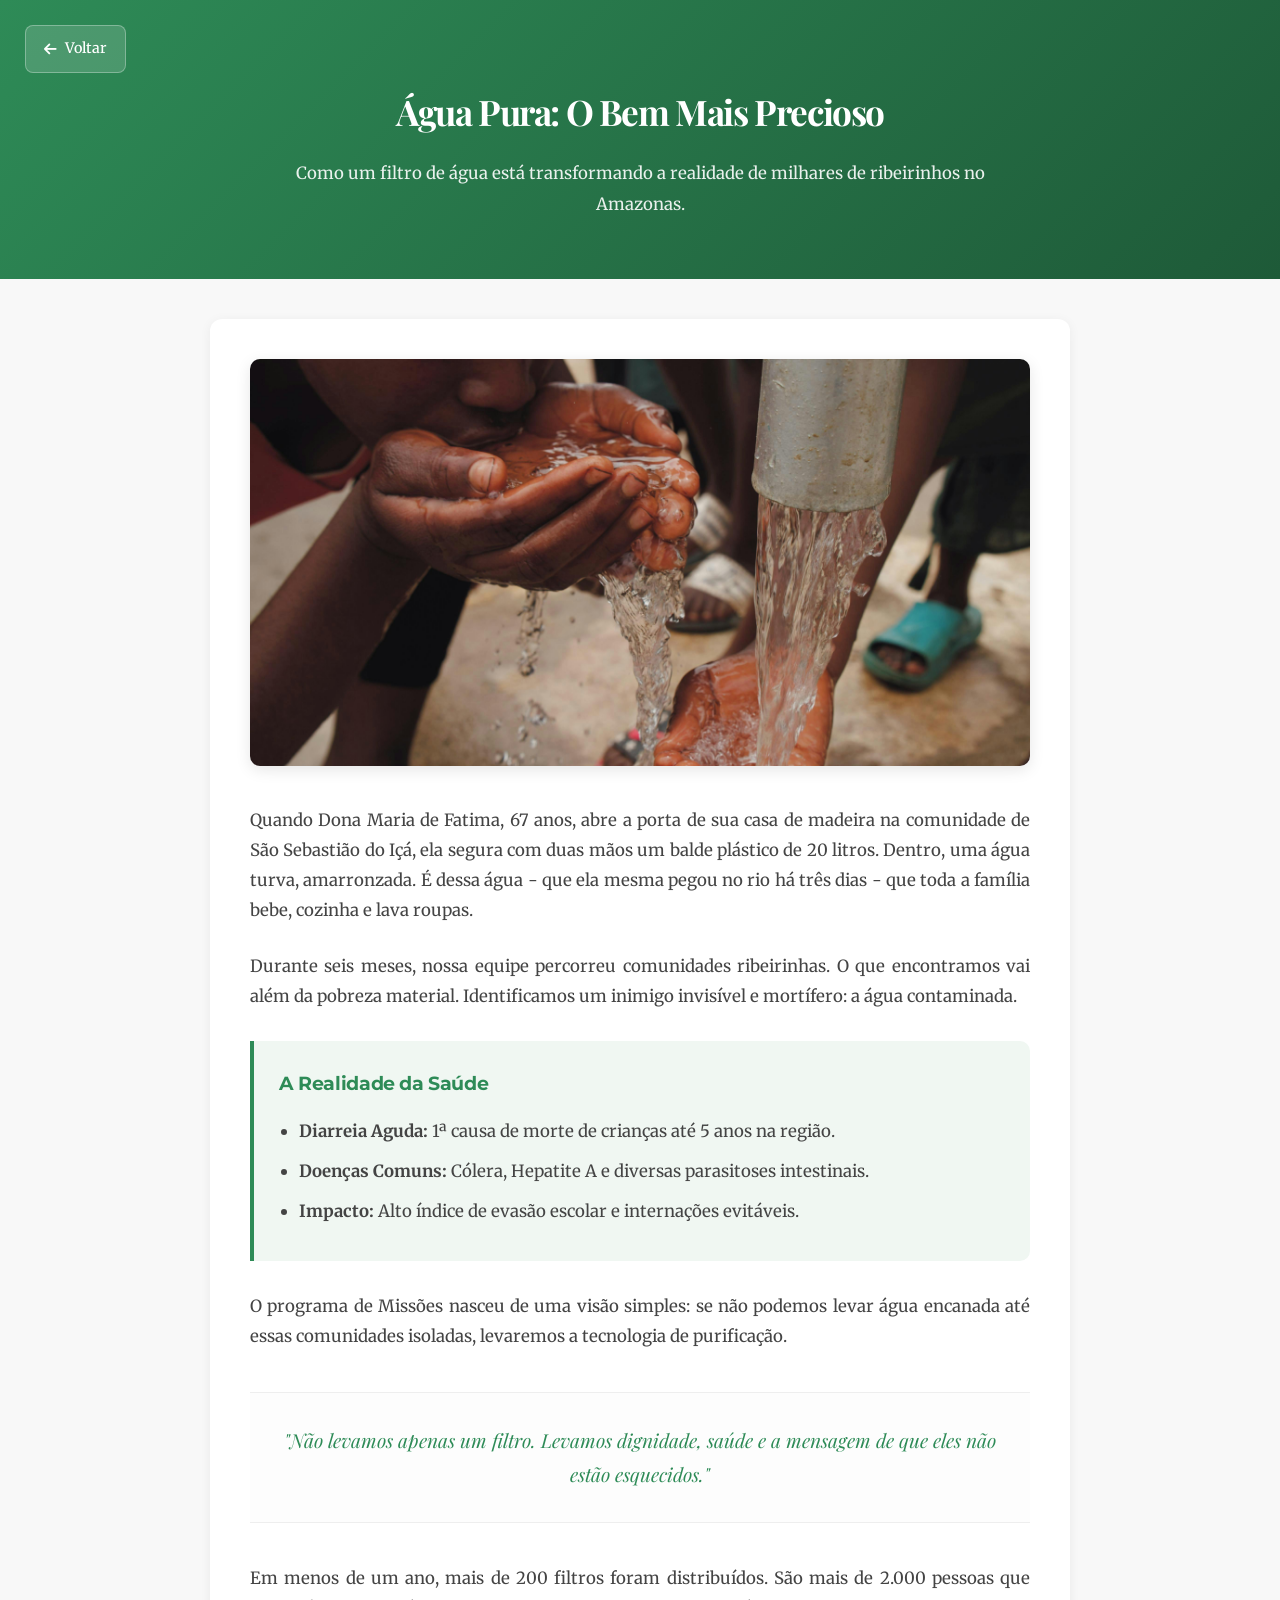
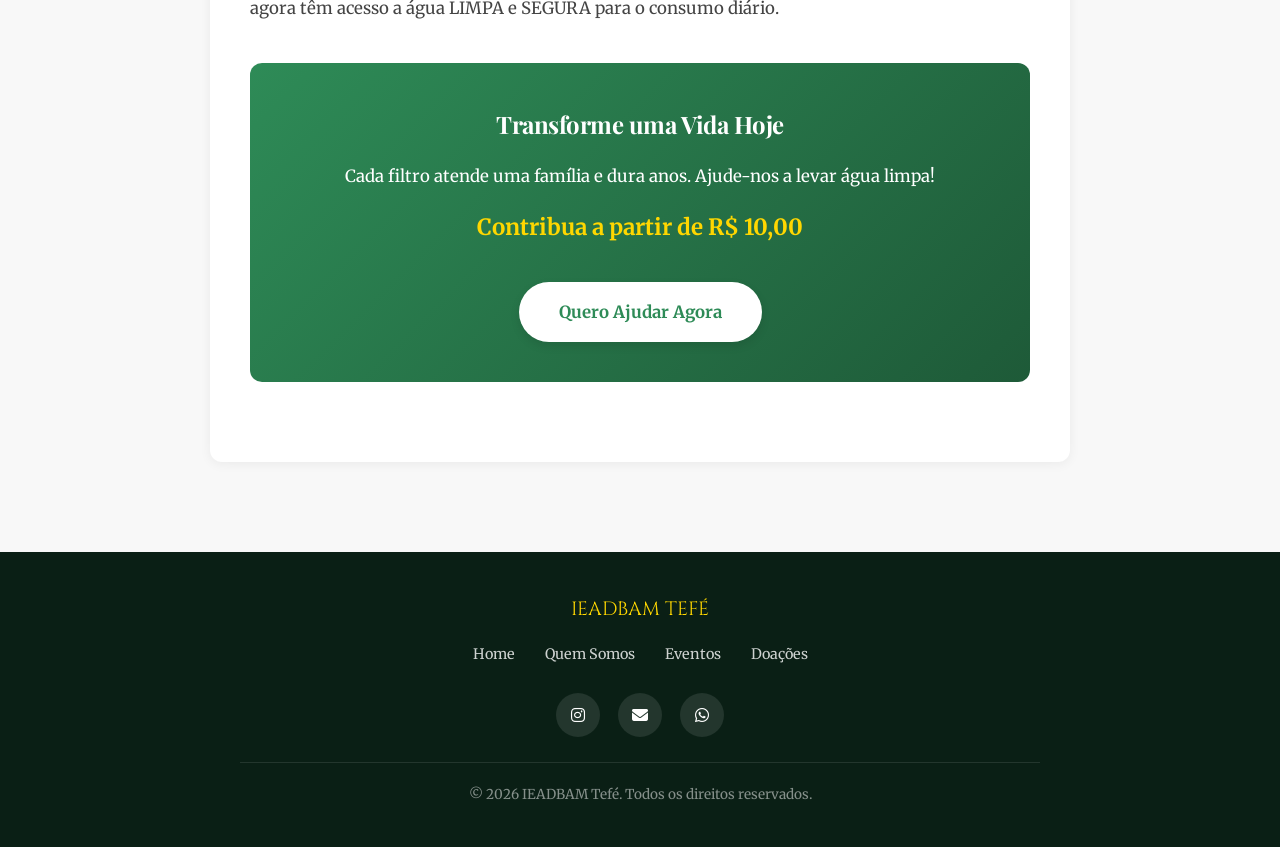
<file: IEADBAM-TEF--main/missoes.html>
<!DOCTYPE html>
<html lang="pt-br">
<head>
    <meta charset="UTF-8">
    <meta name="viewport" content="width=device-width, initial-scale=1.0">
    <title>IEADBAM Tefé - Missões</title>
    <link rel="stylesheet" href="./style.css">
    <link rel="stylesheet" href="https://cdnjs.cloudflare.com/ajax/libs/font-awesome/6.4.0/css/all.min.css">
    <link href="https://fonts.googleapis.com/css2?family=Playfair+Display:wght@400;600&family=Merriweather:wght@400;500&family=Lato:wght@400;700&display=swap" rel="stylesheet">
    <style>
        * { margin: 0; padding: 0; box-sizing: border-box; }
        :root {
            --primary: #2e8b57;
            --primary-dark: #1e5a38;
            --accent: #ffd700;
            --bg: #f8f8f8;
            --text: #444;
            --text-light: #777;
        }
        body { font-family: 'Merriweather', Georgia, serif; background: var(--bg); color: var(--text); line-height: 1.8; }
        
        .page-header {
            background: linear-gradient(135deg, var(--primary) 0%, var(--primary-dark) 100%);
            padding: 80px 20px 60px;
            text-align: center;
            color: #fff;
            position: relative;
        }
        
        .page-header .btn-back {
            position: absolute;
            top: 25px;
            left: 25px;
            background: rgba(255,255,255,0.15);
            border: 1px solid rgba(255,255,255,0.3);
            color: #fff;
            padding: 10px 18px;
            border-radius: 8px;
            text-decoration: none;
            font-weight: 500;
            font-size: 0.9rem;
            display: inline-flex;
            align-items: center;
            gap: 8px;
            transition: all 0.3s;
        }
        .page-header .btn-back:hover { background: #fff; color: var(--primary); }
        
        .page-header h1 { font-family: 'Playfair Display', serif; font-size: 2.2rem; margin-bottom: 15px; }
        .page-header p { font-size: 1.05rem; opacity: 0.9; max-width: 700px; margin: 0 auto; }
        
        .container { max-width: 900px; margin: 0 auto; padding: 40px 20px 60px; }
        
        .article-card {
            background: #fff;
            border-radius: 12px;
            padding: 40px;
            box-shadow: 0 2px 12px rgba(0,0,0,0.06);
            margin-bottom: 30px;
        }
        
        .main-photo {
            width: 100%;
            max-width: 100%;
            border-radius: 10px;
            margin-bottom: 30px;
            box-shadow: 0 4px 15px rgba(0,0,0,0.1);
        }
        
        .article-content { font-size: 1.05rem; color: var(--text); }
        .article-content p { margin-bottom: 25px; text-align: justify; }
        
        .highlight-box { 
            background: #f0f7f2; 
            border-left: 4px solid var(--primary); 
            padding: 25px; 
            margin: 30px 0; 
            border-radius: 0 10px 10px 0; 
        }
        .highlight-box h4 { color: var(--primary); font-size: 1.2rem; margin-bottom: 15px; }
        .highlight-box ul { margin-left: 20px; }
        .highlight-box li { margin-bottom: 10px; }
        
        .quote-block { 
            font-family: 'Playfair Display', serif; 
            font-style: italic; 
            font-size: 1.2rem; 
            color: var(--primary); 
            text-align: center; 
            padding: 30px; 
            margin: 40px 0; 
            background: #fdfdfd;
            border-top: 1px solid #eee;
            border-bottom: 1px solid #eee;
        }
        
        .donation-call { 
            background: linear-gradient(135deg, var(--primary) 0%, var(--primary-dark) 100%); 
            color: #fff; 
            padding: 40px; 
            border-radius: 12px; 
            text-align: center; 
            margin: 40px 0; 
        }
        .donation-call h3 { font-family: 'Playfair Display', serif; font-size: 1.5rem; margin-bottom: 15px; }
        .donation-call p { text-align: center; margin-bottom: 10px; }
        .donation-call .price { font-size: 1.8rem; font-weight: 700; color: var(--accent); display: block; margin: 15px 0; }
        
        .btn-cta {
            background: #fff;
            color: var(--primary);
            padding: 15px 40px;
            border-radius: 50px;
            text-decoration: none;
            font-weight: 700;
            display: inline-block;
            transition: all 0.3s;
            margin-top: 20px;
            box-shadow: 0 4px 10px rgba(0,0,0,0.1);
        }
        .btn-cta:hover { transform: translateY(-3px); box-shadow: 0 6px 15px rgba(0,0,0,0.15); }

        footer { background: var(--bg-dark); color: white; padding: 40px 20px; text-align: center; }
        .footer-content { max-width: 800px; margin: 0 auto; }
        .footer-logo { font-family: 'Cinzel', serif; font-size: 1.2rem; margin-bottom: 15px; color: var(--accent); }
        .footer-links { display: flex; justify-content: center; gap: 30px; margin-bottom: 20px; flex-wrap: wrap; }
        .footer-links a { color: rgba(255,255,255,0.8); text-decoration: none; font-size: 0.9rem; }
        .social-icons { display: flex; justify-content: center; gap: 18px; margin: 25px 0; }
        .social-icons a { width: 44px; height: 44px; display: flex; align-items: center; justify-content: center; border-radius: 50%; background: rgba(255,255,255,0.1); color: white; text-decoration: none; }
        .footer-copyright { font-size: 0.85rem; color: rgba(255,255,255,0.5); border-top: 1px solid rgba(255,255,255,0.1); padding-top: 20px; margin-top: 20px; }
        
        @media (max-width: 600px) {
            .page-header { padding: 80px 20px 40px; }
            .page-header h1 { font-size: 1.8rem; }
            .article-card { padding: 25px; }
        }
    </style>
</head>
<body>
    <div class="page-header">
        <a href="acoes-sociais.html" class="btn-back"><i class="fas fa-arrow-left"></i> Voltar</a>
        <h1>Água Pura: O Bem Mais Precioso</h1>
        <p>Como um filtro de água está transformando a realidade de milhares de ribeirinhos no Amazonas.</p>
    </div>

    <div class="container">
        <div class="article-card">
            <img src="fotos/agua.jpg" alt="Comunidade ribeirinha" class="main-photo">
            
            <div class="article-content">
                <p>Quando Dona Maria de Fatima, 67 anos, abre a porta de sua casa de madeira na comunidade de São Sebastião do Içá, ela segura com duas mãos um balde plástico de 20 litros. Dentro, uma água turva, amarronzada. É dessa água - que ela mesma pegou no rio há três dias - que toda a família bebe, cozinha e lava roupas.</p>

                <p>Durante seis meses, nossa equipe percorreu comunidades ribeirinhas. O que encontramos vai além da pobreza material. Identificamos um inimigo invisível e mortífero: a água contaminada.</p>

                <div class="highlight-box">
                    <h4>A Realidade da Saúde</h4>
                    <ul>
                        <li><strong>Diarreia Aguda:</strong> 1ª causa de morte de crianças até 5 anos na região.</li>
                        <li><strong>Doenças Comuns:</strong> Cólera, Hepatite A e diversas parasitoses intestinais.</li>
                        <li><strong>Impacto:</strong> Alto índice de evasão escolar e internações evitáveis.</li>
                    </ul>
                </div>

                <p>O programa de Missões nasceu de uma visão simples: se não podemos levar água encanada até essas comunidades isoladas, levaremos a tecnologia de purificação.</p>

                <div class="quote-block">
                    "Não levamos apenas um filtro. Levamos dignidade, saúde e a mensagem de que eles não estão esquecidos."
                </div>

                <p>Em menos de um ano, mais de 200 filtros foram distribuídos. São mais de 2.000 pessoas que agora têm acesso a água LIMPA e SEGURA para o consumo diário.</p>

                <div class="donation-call">
                    <h3>Transforme uma Vida Hoje</h3>
                    <p>Cada filtro atende uma família e dura anos. Ajude-nos a levar água limpa!</p>
                    <span class="price" style="font-size: 1.4rem;">Contribua a partir de R$ 10,00</span>
                    <a href="doacoes.html" class="btn-cta">Quero Ajudar Agora</a>
                </div>
            </div>
        </div>
    </div>

    <footer>
        <div class="footer-content">
            <div class="footer-logo">IEADBAM TEFÉ</div>
            <div class="footer-links">
                <a href="index.html#home">Home</a>
                <a href="index.html#quem-somos">Quem Somos</a>
                <a href="index.html#eventos">Eventos</a>
                <a href="doacoes.html">Doações</a>
            </div>
            <div class="social-icons">
                <a href="https://instagram.com/ieadbam_tefe" target="_blank" class="instagram"><i class="fab fa-instagram"></i></a>
                <a href="mailto:contato@ieadbastefe.com.br" class="gmail"><i class="fas fa-envelope"></i></a>
                <a href="https://wa.me/5592999999999" target="_blank" class="whatsapp"><i class="fab fa-whatsapp"></i></a>
            </div>
            <div class="footer-copyright">
                &copy; 2026 IEADBAM Tefé. Todos os direitos reservados.
            </div>
        </div>
    </footer>
</body>
</html>
</file>
<file: IEADBAM-TEF--main/style.css>
@import url('https://fonts.googleapis.com/css2?family=Inter:wght@300;400;500;600;700&family=Montserrat:wght@300;400;500;600;700;800&family=Cinzel:wght@400;500&display=swap');

:root {
    --primary: #2e8b57;
    --primary-light: #45b074;
    --primary-dark: #1e5a38;
    --accent: #ffd700;
    --bg-dark: #0a1f15;
    --bg-light: #ffffff;
    --bg-gray: #f8faf9;
    --text-main: #2c3e50;
    --text-muted: #576574;
    --white: #ffffff;
    --glass-bg: rgba(255, 255, 255, 0.8);
    --shadow-soft: 0 10px 30px rgba(0, 0, 0, 0.05);
    --shadow-medium: 0 15px 45px rgba(0, 0, 0, 0.1);
    --transition: all 0.4s cubic-bezier(0.165, 0.84, 0.44, 1);
    --section-padding: 100px 20px;
}

* { margin: 0; padding: 0; box-sizing: border-box; }
html { scroll-behavior: smooth; }
body { 
    font-family: 'Inter', sans-serif; 
    background-color: var(--bg-light); 
    color: var(--text-main); 
    line-height: 1.8; /* Aumentado para melhor legibilidade */
    overflow-x: hidden; 
    -webkit-font-smoothing: antialiased;
}

h1, h2, h3, h4 { 
    font-family: 'Montserrat', sans-serif; 
    font-weight: 700; 
    letter-spacing: -0.02em; /* Estilo moderno e compacto para títulos */
}

h1 { letter-spacing: -0.04em; } /* Título Hero mais impactante */

.skip-link {
    position: absolute;
    top: -40px;
    left: 0;
    background: var(--accent);
    color: var(--bg-dark);
    padding: 8px;
    z-index: 2000;
    transition: top 0.3s;
}

.skip-link:focus { top: 0; }

/* ============================================================
   HEADER & NAVIGATION
   ============================================================ */
header {
    position: fixed;
    top: 0;
    width: 100%;
    z-index: 1000;
    padding: 1.2rem 5%;
    display: flex;
    justify-content: space-between;
    align-items: center;
    transition: var(--transition);
}

header.scrolled {
    background: var(--glass-bg);
    backdrop-filter: blur(15px);
    padding: 0.8rem 5%;
    box-shadow: 0 5px 20px rgba(0, 0, 0, 0.05);
}

.logo { display: flex; align-items: center; gap: 12px; color: var(--white); font-size: 1.4rem; }
header.scrolled .logo { color: var(--primary); }
.logo span { font-family: 'Cinzel', serif; font-weight: 500; font-size: 1.2rem; letter-spacing: 2px; }

.nav-links { display: flex; gap: 30px; }
.nav-links a { color: var(--white); font-weight: 500; font-size: 0.95rem; text-decoration: none; transition: var(--transition); }
header.scrolled .nav-links a { color: var(--text-main); }
.nav-links a:hover { color: var(--accent); }

.mobile-menu-btn {
    display: none;
    background: none;
    border: none;
    color: var(--white);
    font-size: 1.5rem;
    cursor: pointer;
    z-index: 1100;
}
header.scrolled .mobile-menu-btn { color: var(--primary); }

/* ============================================================
   COMPONENTS
   ============================================================ */
.btn { padding: 12px 24px; border-radius: 8px; font-weight: 500; cursor: pointer; border: none; display: inline-flex; align-items: center; gap: 8px; transition: var(--transition); text-decoration: none; font-size: 0.9rem; }
.btn-primary { background: var(--primary); color: var(--white); }
.btn-primary:hover { background: var(--primary-light); transform: translateY(-2px); box-shadow: 0 4px 15px rgba(46, 139, 87, 0.3); }

.btn-outline { background: rgba(255, 255, 255, 0.1); color: var(--white); border: 1px solid rgba(255, 255, 255, 0.3); }
.btn-outline:hover { background: var(--white); color: var(--primary-dark); border-color: var(--white); transform: translateY(-2px); }

.btn-accent { background: var(--accent); color: var(--bg-dark); }
.btn-accent:hover { background: #e6c200; transform: translateY(-2px); }

/* ============================================================
   SECTIONS
   ============================================================ */
section { padding: var(--section-padding); }
.section-header { text-align: center; margin-bottom: 60px; }
.section-header h2 { font-size: 2.5rem; color: var(--primary); position: relative; display: inline-block; margin-bottom: 15px; }
.section-header h2::after { content: ''; position: absolute; bottom: -10px; left: 50%; transform: translateX(-50%); width: 60px; height: 4px; background: var(--accent); }

.hero { 
    height: 100vh; 
    background-color: var(--primary-dark);
    background: linear-gradient(rgba(0, 0, 0, 0.5), rgba(46, 139, 87, 0.7)), url('fotos/pexels-shelaghmurphy-1666816.jpg') center/cover no-repeat; 
    display: flex; 
    flex-direction: column; 
    justify-content: center; 
    align-items: center; 
    text-align: center; 
    color: var(--white); 
    padding: 0 20px; 
}
.hero h1 { font-size: 3.5rem; margin-bottom: 20px; }
.hero p { font-size: 1.2rem; max-width: 700px; opacity: 0.9; }

.card-grid { display: grid; grid-template-columns: repeat(auto-fit, minmax(280px, 1fr)); gap: 30px; max-width: 1200px; margin: 0 auto; }
.card { 
    background: var(--white); 
    padding: 45px 30px; 
    border-radius: 24px; 
    box-shadow: var(--shadow-soft); 
    text-align: center; 
    transition: var(--transition); 
    border: 1px solid rgba(0, 0, 0, 0.02); 
}
.card:hover { transform: translateY(-10px); box-shadow: var(--shadow-medium); }
.card i { font-size: 2.5rem; color: var(--primary); margin-bottom: 25px; background: rgba(46, 139, 87, 0.1); width: 75px; height: 75px; line-height: 75px; border-radius: 20px; display: inline-block; }

/* Galeria */
.gallery-grid { display: grid; grid-template-columns: repeat(auto-fit, minmax(300px, 1fr)); gap: 20px; max-width: 1100px; margin: 0 auto; padding: 0 20px; }
.gallery-grid img { width: 100%; height: 250px; object-fit: cover; border-radius: 15px; box-shadow: 0 5px 15px rgba(0,0,0,0.1); transition: transform 0.3s; }
.gallery-grid img:hover { transform: scale(1.03); }

/* Calendário */
.calendar-wrapper { background: var(--white); border-radius: 25px; padding: 30px; box-shadow: var(--shadow-medium); max-width: 1100px; margin: 0 auto; display: flex; gap: 40px; }
.calendar-sidebar { flex: 1; max-width: 400px; }
.calendar-details { flex: 1.5; background: #f9fafb; border-radius: 20px; padding: 25px; min-height: 400px; border: 1px solid #edf2f7; }
.calendar-header { display: flex; justify-content: space-between; align-items: center; margin-bottom: 20px; }
.cal-btn { background: var(--primary); color: white; border: none; width: 32px; height: 32px; border-radius: 50%; cursor: pointer; display: flex; align-items: center; justify-content: center; transition: all 0.3s; }
.calendar-grid { display: grid; grid-template-columns: repeat(7, 1fr); gap: 8px; }
.weekday { font-size: 0.7rem; text-transform: uppercase; color: var(--text-muted); text-align: center; font-weight: 700; margin-bottom: 10px; }
.day { aspect-ratio: 1/1; display: flex; align-items: center; justify-content: center; border-radius: 10px; background: var(--bg-gray); cursor: pointer; font-weight: 600; font-size: 0.9rem; transition: all 0.2s; position: relative; }
.day.today { background: var(--primary); color: var(--white); }
.day.active { background: var(--accent); color: var(--bg-dark); }
.day.has-event::after { content: ''; position: absolute; bottom: 5px; width: 4px; height: 4px; background: var(--primary); border-radius: 50%; }

/* Doações */
/* Doações Refinadas */
.donation-card { 
    background: linear-gradient(135deg, var(--primary-dark) 0%, #0a2e1c 100%); 
    max-width: 700px; 
    margin: 0 auto; 
    border-radius: 32px; 
    padding: 60px 40px; 
    color: var(--white); 
    text-align: center; 
    position: relative; 
    overflow: hidden; 
    box-shadow: 0 25px 50px rgba(0, 0, 0, 0.15); 
}

.pix-wrapper { 
    background: rgba(255, 255, 255, 0.08); 
    backdrop-filter: blur(12px); 
    border: 1px solid rgba(255, 255, 255, 0.12); 
    border-radius: 20px; 
    padding: 30px; 
    display: inline-flex; 
    flex-direction: column; 
    align-items: center; 
    gap: 20px; 
}

.pix-key-display { 
    background: rgba(0, 0, 0, 0.2); 
    padding: 15px 30px; 
    border-radius: 12px; 
    font-family: 'Inter', monospace; 
    font-size: 1.1rem; 
    font-weight: 600;
    color: var(--accent); 
    border: 1px solid rgba(255, 215, 0, 0.15); 
    letter-spacing: 0.5px;
}
.btn-copy-pix { background: var(--accent); color: var(--bg-dark); padding: 12px 35px; border-radius: 50px; font-weight: 700; text-transform: uppercase; font-size: 0.8rem; border: none; cursor: pointer; transition: all 0.3s; }

/* Modal */
.modal-overlay { position: fixed; top: 0; left: 0; width: 100%; height: 100%; background: rgba(0, 0, 0, 0.7); backdrop-filter: blur(8px); display: none; justify-content: center; align-items: center; z-index: 2000; opacity: 0; transition: opacity 0.3s ease; }
.modal-overlay.active { display: flex; opacity: 1; }
.contact-modal { background: var(--white); width: 90%; max-width: 450px; border-radius: 25px; padding: 40px; position: relative; transform: translateY(30px); transition: transform 0.4s; box-shadow: 0 25px 60px rgba(0, 0, 0, 0.2); text-align: center; }
.modal-overlay.active .contact-modal { transform: translateY(0); }
.close-modal { position: absolute; top: 20px; right: 20px; background: #f1f5f9; border: none; width: 35px; height: 35px; border-radius: 50%; cursor: pointer; display: flex; align-items: center; justify-content: center; color: var(--text-muted); }
.contact-item { display: flex; align-items: flex-start; gap: 15px; margin-bottom: 20px; padding: 15px; background: #f8fafc; border-radius: 15px; text-align: left; transition: all 0.3s; }

/* Footer */
footer { background: var(--bg-dark); color: white; padding: 40px 20px; text-align: center; }
.footer-links { display: flex; justify-content: center; gap: 30px; margin-bottom: 20px; flex-wrap: wrap; }
.footer-links a { color: rgba(255,255,255,0.8); text-decoration: none; font-size: 0.9rem; }
.social-icons { display: flex; justify-content: center; gap: 18px; margin: 25px 0; }
.social-icons a { width: 44px; height: 44px; display: flex; align-items: center; justify-content: center; border-radius: 50%; background: rgba(255,255,255,0.1); color: white; transition: all 0.3s; }

/* ============================================================
   RESPONSIVIDADE (MEDIA QUERIES)
   ============================================================ */
@media (max-width: 1200px) {
    .hero h1 { font-size: 3rem; }
    .calendar-wrapper { max-width: 95%; gap: 20px; }
}

@media (max-width: 992px) {
    :root { --section-padding: 80px 20px; }
    .mobile-menu-btn { display: block; }
    .nav-links {
        position: fixed; top: 0; right: -100%; width: 80%; max-width: 300px; height: 100vh;
        background: var(--bg-dark); flex-direction: column; justify-content: center; align-items: center;
        transition: var(--transition); z-index: 1050; box-shadow: -10px 0 30px rgba(0,0,0,0.3);
    }
    .nav-links.active { right: 0; }
    .nav-links a { color: var(--white) !important; font-size: 1.3rem; margin: 15px 0; }
    .header-actions { display: none; }
    .hero h1 { font-size: 2.8rem; }
}

@media (max-width: 768px) {
    :root { --section-padding: 60px 15px; }
    .section-header h2 { font-size: 2rem; }
    .hero h1 { font-size: 2.2rem; }
    .hero-btns { flex-direction: column; width: 100%; max-width: 280px; gap: 15px !important; }
    .calendar-wrapper { flex-direction: column; padding: 20px; }
    .calendar-sidebar, .calendar-details { max-width: 100%; width: 100%; }
    .gallery-grid { grid-template-columns: repeat(auto-fit, minmax(250px, 1fr)); }
}

@media (max-width: 480px) {
    .hero h1 { font-size: 1.8rem; }
    .section-header h2 { font-size: 1.6rem; }
    .donation-card { padding: 30px 15px; }
    .pix-key-display { font-size: 0.8rem; padding: 10px; width: 100%; word-break: break-all; }
    .contact-modal { padding: 30px 15px; }
}
</file>
